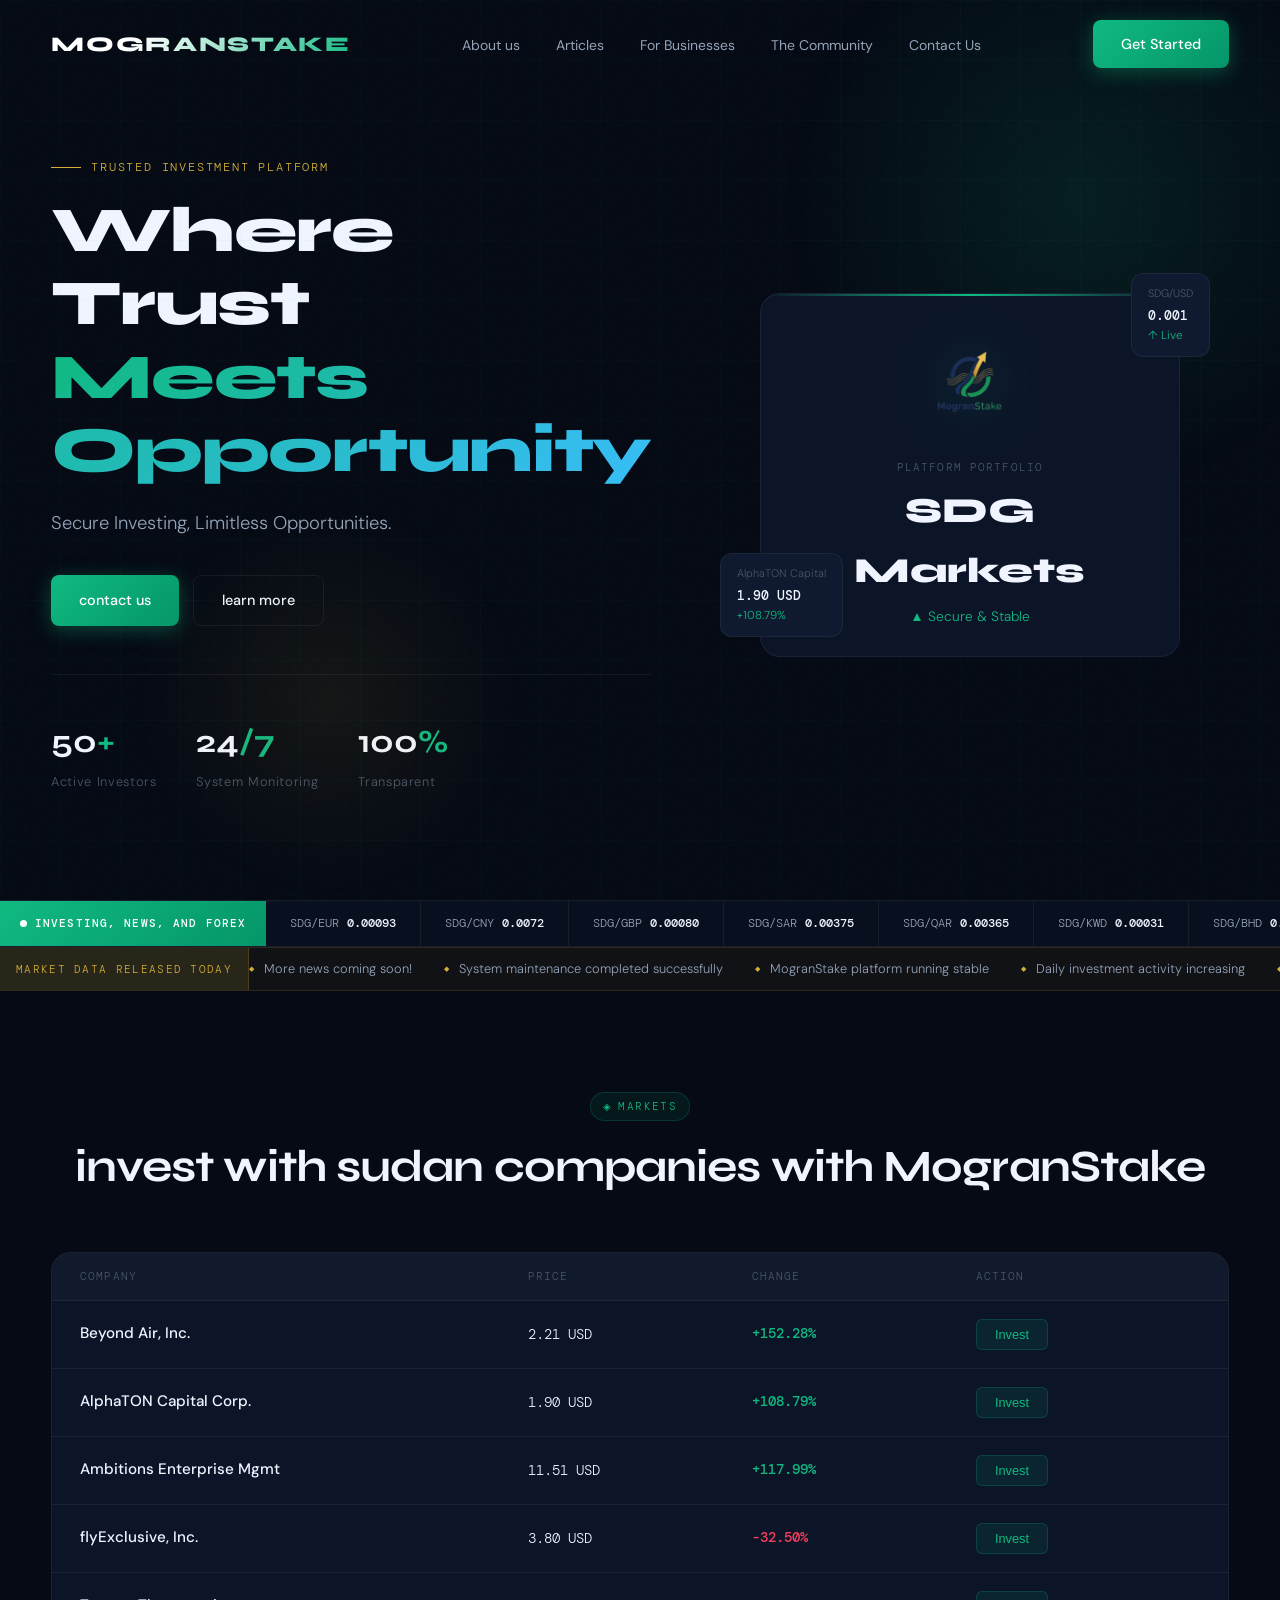
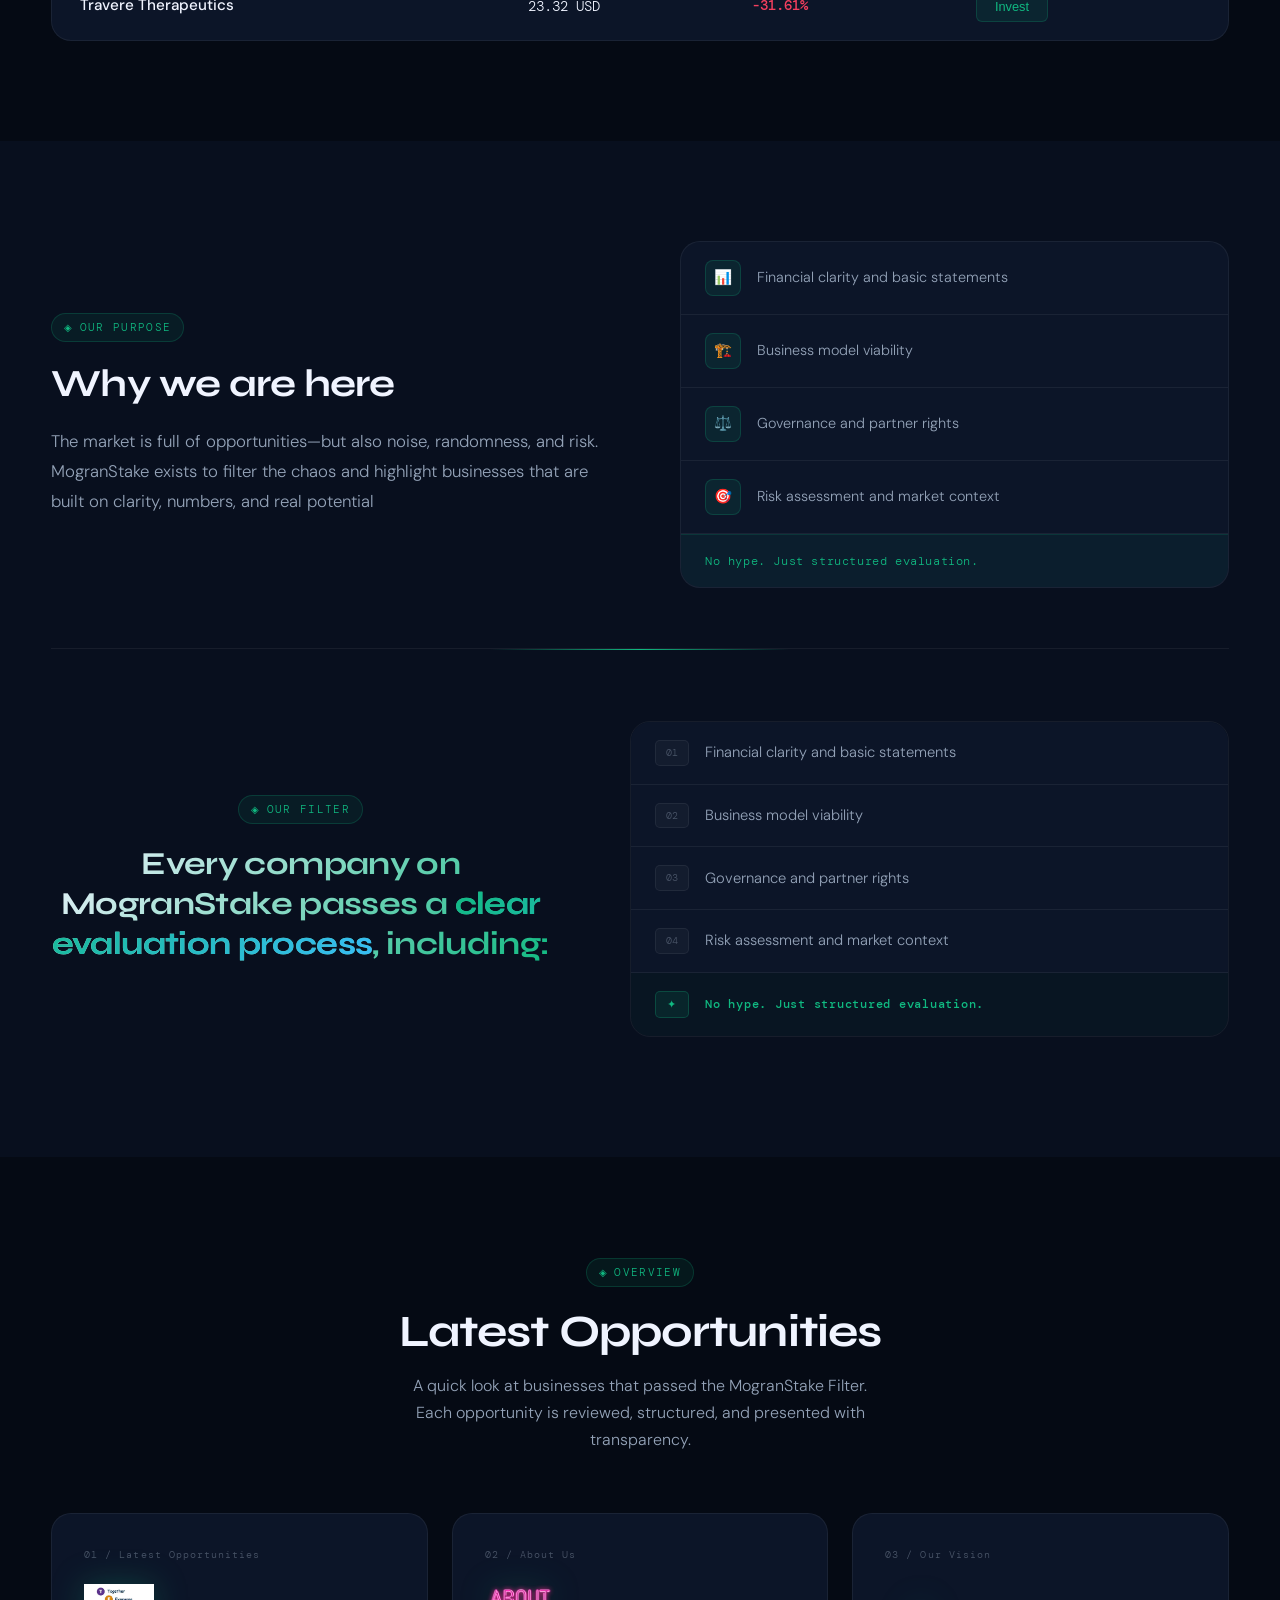
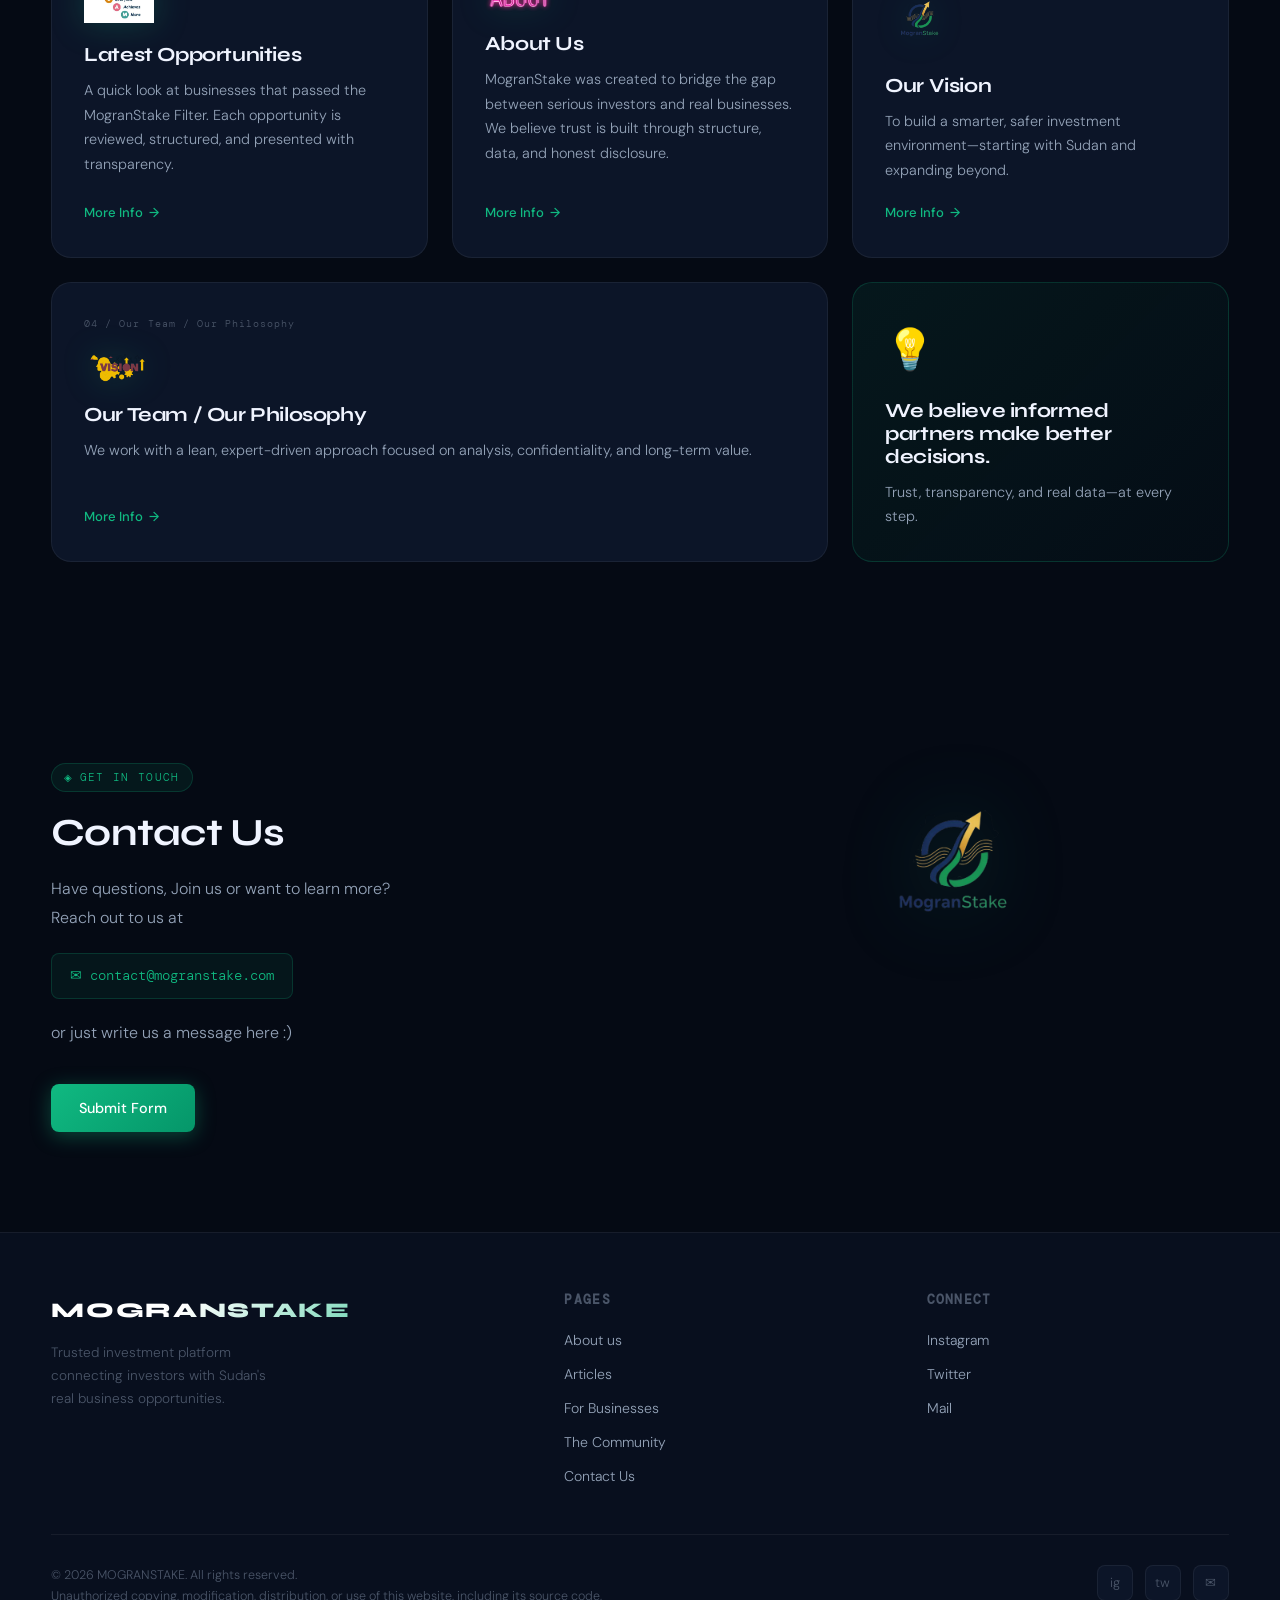
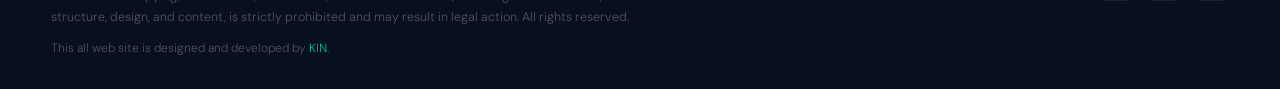
<file: index.html>
<!DOCTYPE html>
<html lang="en">
<head>
  <meta charset="UTF-8" />
  <meta name="viewport" content="width=device-width, initial-scale=1.0" />
  <title>Trusted investment platform</title>
  <link rel="stylesheet" href="style.css" />
</head>
<body>

<!-- ── NAV ──────────────────────────────────────────────────── -->
<nav>
  <div class="container">
    <div class="nav-inner">
      <a href="index.html" class="nav-logo">MOGRANSTAKE</a>

      <ul class="nav-links">
        <li><a href="about.html">About us</a></li>
        <li><a href="article.html">Articles</a></li>
        <li><a href="bus.html">For Businesses</a></li>
        <li><a href="com.html">The Community</a></li>
        <li><a href="contactus.html">Contact Us</a></li>
      </ul>

      <div class="nav-cta">
        <a href="contactus.html" class="btn btn-primary">Get Started</a>
      </div>

      <div class="hamburger" aria-label="Menu">
        <span></span><span></span><span></span>
      </div>
    </div>

    <div class="mobile-menu">
      <a href="about.html">About us</a>
      <a href="article.html">Articles</a>
      <a href="bus.html">For Businesses</a>
      <a href="com.html">The Community</a>
      <a href="contactus.html">Contact Us</a>
    </div>
  </div>
</nav>

<!-- ── HERO ─────────────────────────────────────────────────── -->
<section class="hero">
  <div class="mesh-bg"></div>
  <div class="hero-glow-1"></div>
  <div class="hero-glow-2"></div>

  <div class="container">
    <div class="hero-inner">

      <!-- Left -->
      <div class="hero-left">
        <div class="hero-eyebrow">Trusted investment platform</div>
        <h1>
          Where Trust<br>
          <span class="line-2">Meets Opportunity</span>
        </h1>
        <p class="hero-sub">Secure Investing, Limitless Opportunities.</p>

        <div class="hero-actions">
          <a href="contactus.html" class="btn btn-primary">contact us</a>
          <a href="about.html"     class="btn btn-outline">learn more</a>
        </div>

        <div class="hero-stats">
          <div>
            <div class="hero-stat-num">50<span>+</span></div>
            <div class="hero-stat-label">Active Investors</div>
          </div>
          <div>
            <div class="hero-stat-num">24<span>/7</span></div>
            <div class="hero-stat-label">System Monitoring</div>
          </div>
          <div>
            <div class="hero-stat-num">100<span>%</span></div>
            <div class="hero-stat-label">Transparent</div>
          </div>
        </div>
      </div>

      <!-- Right visual -->
      <div class="hero-visual">
        <div class="hero-card-wrap">
          <div class="hero-main-card">
            <img
              src="IMG_3067 (1).png"
              alt="MogranStake"
              class="hero-img"
            />
            <div class="hero-card-label">Platform Portfolio</div>
            <div class="hero-card-value">SDG Markets</div>
            <div class="hero-card-change">▲ Secure &amp; Stable</div>
          </div>

          <div class="floating-badge badge-1">
            <div class="badge-label">SDG/USD</div>
            <div class="badge-val">0.001</div>
            <div class="badge-chg">↑ Live</div>
          </div>

          <div class="floating-badge badge-2">
            <div class="badge-label">AlphaTON Capital</div>
            <div class="badge-val">1.90 USD</div>
            <div class="badge-chg">+108.79%</div>
          </div>
        </div>
      </div>

    </div>
  </div>
</section>

<!-- ── TICKER ────────────────────────────────────────────────── -->
<div class="ticker-section">
  <div class="ticker-header">
    <div class="ticker-label">Investing, News, and Forex</div>
    <div class="ticker-track">
      <div class="ticker-inner">
        <div class="ticker-item"><span class="ticker-pair">SDG/EUR</span><span class="ticker-val">0.00093</span></div>
        <div class="ticker-item"><span class="ticker-pair">SDG/CNY</span><span class="ticker-val">0.0072</span></div>
        <div class="ticker-item"><span class="ticker-pair">SDG/GBP</span><span class="ticker-val">0.00080</span></div>
        <div class="ticker-item"><span class="ticker-pair">SDG/SAR</span><span class="ticker-val">0.00375</span></div>
        <div class="ticker-item"><span class="ticker-pair">SDG/QAR</span><span class="ticker-val">0.00365</span></div>
        <div class="ticker-item"><span class="ticker-pair">SDG/KWD</span><span class="ticker-val">0.00031</span></div>
        <div class="ticker-item"><span class="ticker-pair">SDG/BHD</span><span class="ticker-val">0.00038</span></div>
        <div class="ticker-item"><span class="ticker-pair">SDG/JPY</span><span class="ticker-val">0.15</span></div>
        <div class="ticker-item"><span class="ticker-pair">SDG/TRY</span><span class="ticker-val">0.032</span></div>
        <div class="ticker-item"><span class="ticker-pair">SDG/INR</span><span class="ticker-val">0.083</span></div>
        <div class="ticker-item"><span class="ticker-pair">SDG/RUB</span><span class="ticker-val">0.095</span></div>
        <div class="ticker-item"><span class="ticker-pair">SDG/CHF</span><span class="ticker-val">0.00090</span></div>
        <div class="ticker-item"><span class="ticker-pair">SDG/CAD</span><span class="ticker-val">0.00135</span></div>
        <div class="ticker-item"><span class="ticker-pair">SDG/AUD</span><span class="ticker-val">0.00148</span></div>
        <div class="ticker-item"><span class="ticker-pair">SDG/SGD</span><span class="ticker-val">0.00134</span></div>
        <div class="ticker-item"><span class="ticker-pair">SDG/ZAR</span><span class="ticker-val">0.018</span></div>
        <div class="ticker-item"><span class="ticker-pair">SDG/ETB</span><span class="ticker-val">0.058</span></div>
        <div class="ticker-item"><span class="ticker-pair">SDG/KES</span><span class="ticker-val">0.14</span></div>
        <div class="ticker-item"><span class="ticker-pair">SDG/NGN</span><span class="ticker-val">0.89</span></div>
        <div class="ticker-item"><span class="ticker-pair">SDG/MAD</span><span class="ticker-val">0.010</span></div>
      </div>
    </div>
  </div>
</div>

<!-- ── NEWS BAR ──────────────────────────────────────────────── -->
<div class="news-bar">
  <div class="news-label">MARKET DATA RELEASED TODAY</div>
  <div class="news-scroll">
    <div class="news-inner">
      <span class="news-item">More news coming soon!</span>
      <span class="news-item">System maintenance completed successfully</span>
      <span class="news-item">MogranStake platform running stable</span>
      <span class="news-item">Daily investment activity increasing</span>
      <span class="news-item">New partnership announced by MogranStake</span>
      <span class="news-item">Over 50 users invested in MogranStake today</span>
      <span class="news-item">Security systems updated on MogranStake</span>
      <span class="news-item">Community growth continues on MogranStake</span>
      <span class="news-item">Investor confidence rising this week</span>
      <span class="news-item">Withdrawal requests processed successfully</span>
      <span class="news-item">New features coming soon to MogranStake</span>
      <span class="news-item">Investment activity strong today</span>
      <span class="news-item">MogranStake expanding its global community</span>
      <span class="news-item">Platform performance optimized</span>
      <span class="news-item">More users joining MogranStake daily</span>
      <span class="news-item">Thank you for trusting MogranStake</span>
      <span class="news-item">New investment opportunities available</span>
      <span class="news-item">System monitoring active 24/7</span>
      <span class="news-item">MogranStake development team working on updates</span>
      <span class="news-item">New investors joined MogranStake today</span>
    </div>
  </div>
</div>

<!-- ── INVEST TABLE ──────────────────────────────────────────── -->
<section class="invest-section">
  <div class="container">
    <div class="section-header fade-up">
      <div class="tag">Markets</div>
      <h2>invest with sudan companies with MogranStake</h2>
    </div>

    <div class="invest-table fade-up">
      <div class="invest-table-head">
        <div>Company</div>
        <div>Price</div>
        <div>Change</div>
        <div class="col-btn">Action</div>
      </div>

      <div class="invest-row">
        <div class="invest-company">Beyond Air, Inc.</div>
        <div class="invest-price">2.21 USD</div>
        <div class="invest-change pos">+152.28%</div>
        <div class="col-btn"><button class="invest-btn">Invest</button></div>
      </div>

      <div class="invest-row">
        <div class="invest-company">AlphaTON Capital Corp.</div>
        <div class="invest-price">1.90 USD</div>
        <div class="invest-change pos">+108.79%</div>
        <div class="col-btn"><button class="invest-btn">Invest</button></div>
      </div>

      <div class="invest-row">
        <div class="invest-company">Ambitions Enterprise Mgmt</div>
        <div class="invest-price">11.51 USD</div>
        <div class="invest-change pos">+117.99%</div>
        <div class="col-btn"><button class="invest-btn">Invest</button></div>
      </div>

      <div class="invest-row">
        <div class="invest-company">flyExclusive, Inc.</div>
        <div class="invest-price">3.80 USD</div>
        <div class="invest-change neg">-32.50%</div>
        <div class="col-btn"><button class="invest-btn">Invest</button></div>
      </div>

      <div class="invest-row">
        <div class="invest-company">Travere Therapeutics</div>
        <div class="invest-price">23.32 USD</div>
        <div class="invest-change neg">-31.61%</div>
        <div class="col-btn"><button class="invest-btn">Invest</button></div>
      </div>
    </div>
  </div>
</section>

<!-- ── MODAL ──────────────────────────────────────────────────── -->
<div class="modal-overlay" id="investModal">
  <div class="modal-box">
    <div class="modal-icon">⏳</div>
    <h3>coming soon!</h3>
    <p>Invest with sudan companies coming soon!</p>
    <button class="btn btn-gold" id="modalClose">OK</button>
  </div>
</div>

<!-- ── WHY SECTION ──────────────────────────────────────────── -->
<section class="why-section">
  <div class="container">
    <div class="why-inner">
      <div class="why-text fade-up">
        <div class="tag">Our Purpose</div>
        <h2>Why we are here</h2>
        <p>
          The market is full of opportunities—but also noise, randomness, and risk.
          MogranStake exists to filter the chaos and highlight businesses that are
          built on clarity, numbers, and real potential
        </p>
      </div>

      <div class="eval-list fade-up">
        <div class="eval-item">
          <div class="eval-icon">📊</div>
          <span class="eval-text">Financial clarity and basic statements</span>
        </div>
        <div class="eval-item">
          <div class="eval-icon">🏗️</div>
          <span class="eval-text">Business model viability</span>
        </div>
        <div class="eval-item">
          <div class="eval-icon">⚖️</div>
          <span class="eval-text">Governance and partner rights</span>
        </div>
        <div class="eval-item">
          <div class="eval-icon">🎯</div>
          <span class="eval-text">Risk assessment and market context</span>
        </div>
        <div class="eval-footer">No hype. Just structured evaluation.</div>
      </div>
    </div>

    <div class="informed-section eval-process-section fade-up">
      <div class="eval-process-inner">
        <div class="eval-process-left">
          <div class="tag">Our Filter</div>
          <h2>Every company on MogranStake passes a <em>clear evaluation process</em>, including:</h2>
        </div>
        <div class="eval-process-right">
          <ul class="lastul">
            <li>Financial clarity and basic statements</li>
            <li>Business model viability</li>
            <li>Governance and partner rights</li>
            <li>Risk assessment and market context</li>
            <li>No hype. Just structured evaluation.</li>
          </ul>
        </div>
      </div>
    </div>
  </div>
</section>

<!-- ── CARDS: Latest / About / Vision / Team ────────────────── -->
<section class="cards-section">
  <div class="container">
    <div class="section-header fade-up">
      <div class="tag">Overview</div>
      <h2>Latest Opportunities</h2>
      <p>A quick look at businesses that passed the MogranStake Filter.<br>
      Each opportunity is reviewed, structured, and presented with transparency.</p>
    </div>

    <div class="cards-grid">
      <div class="info-card fade-up">
        <div class="card-num">01 / Latest Opportunities</div>
        <img src="OIP.webp" alt="Opportunities" class="card-img" />
        <h3>Latest Opportunities</h3>
        <p>A quick look at businesses that passed the MogranStake Filter.
        Each opportunity is reviewed, structured, and presented with transparency.</p>
        <a href="com.html" class="card-link">More Info</a>
      </div>

      <div class="info-card fade-up">
        <div class="card-num">02 / About Us</div>
        <img src="dragonfly-about.png" alt="About" class="card-img" />
        <h3>About Us</h3>
        <p>MogranStake was created to bridge the gap between serious investors
        and real businesses. We believe trust is built through structure,
        data, and honest disclosure.</p>
        <a href="about.html" class="card-link">More Info</a>
      </div>

      <div class="info-card fade-up">
        <div class="card-num">03 / Our Vision</div>
        <img src="IMG_3067 (1).png" alt="Vision" class="card-img" />
        <h3>Our Vision</h3>
        <p>To build a smarter, safer investment environment—starting with Sudan
        and expanding beyond.</p>
        <a href="about.html" class="card-link">More Info</a>
      </div>

      <div class="info-card fade-up" style="grid-column: span 2;">
        <div class="card-num">04 / Our Team / Our Philosophy</div>
        <img src="vision.png" alt="Team" class="card-img" />
        <h3>Our Team / Our Philosophy</h3>
        <p>We work with a lean, expert-driven approach focused on analysis,
        confidentiality, and long-term value.</p>
        <a href="about.html" class="card-link">More Info</a>
      </div>

      <div class="info-card fade-up" style="background: linear-gradient(135deg, rgba(16,185,129,0.08), rgba(16,185,129,0.02)); border-color: rgba(16,185,129,0.2);">
        <div style="font-size:2.5rem; margin-bottom:16px;">💡</div>
        <h3>We believe informed partners make better decisions.</h3>
        <p style="color: var(--text-2);">Trust, transparency, and real data—at every step.</p>
      </div>
    </div>
  </div>
</section>

<!-- ── CONTACT PREVIEW ───────────────────────────────────────── -->
<section class="contact-section">
  <div class="container">
    <div class="contact-inner">
      <div class="contact-info fade-up">
        <div class="tag">Get in Touch</div>
        <h2>Contact Us</h2>
        <p>Have questions, Join us or want to learn more?<br>
        Reach out to us at</p>
        <div class="contact-email">✉ contact@mogranstake.com</div>
        <p style="margin-top:20px;">or just write us a message here :)</p>
        <a href="contactus.html" class="btn btn-primary" style="margin-top:24px;">Submit Form</a>
      </div>
      <div class="contact-img-wrap">
        <img
          src="IMG_3067 (1).png"
          alt="MogranStake"
          class="contact-img"
        />
      </div>
    </div>
  </div>
</section>

<!-- ── FOOTER ─────────────────────────────────────────────────── -->
<footer>
  <div class="container">
    <div class="footer-inner">
      <div class="footer-brand">
        <div class="nav-logo">MOGRANSTAKE</div>
        <p>Trusted investment platform connecting investors with Sudan's real business opportunities.</p>
      </div>
      <div class="footer-col">
        <h4>Pages</h4>
        <a href="about.html">About us</a>
        <a href="article.html">Articles</a>
        <a href="bus.html">For Businesses</a>
        <a href="com.html">The Community</a>
        <a href="contactus.html">Contact Us</a>
      </div>
      <div class="footer-col">
        <h4>Connect</h4>
        <a href="https://www.instagram.com/mogranstk/">Instagram</a>
        <a href="hamd.html">Twitter</a>
        <a href="mailto:contact@mogranstake.com">Mail</a>
      </div>
    </div>

    <div class="footer-bottom">
      <div>
        <p class="footer-copy">
          © 2026 MOGRANSTAKE. All rights reserved.<br>
          Unauthorized copying, modification, distribution, or use of this website, including its source
          code, structure, design, and content, is strictly prohibited and may result in legal action. All rights reserved.
        </p>
        <p class="footer-credit">
          This all web site is designed and developed by
          <a href="https://ayman-pys.github.io/mogranstake/ayman-pys.github.io/KINPROFILE">KIN</a>.
        </p>
      </div>
      <div class="footer-socials">
        <a href="https://www.instagram.com/mogranstk/" class="social-btn">ig</a>
        <a href="hamd.html" class="social-btn">tw</a>
        <a href="mailto:contact@mogranstake.com" class="social-btn">✉</a>
      </div>
    </div>
  </div>
</footer>

<script src="main.js"></script>
</body>
</html>
</file>
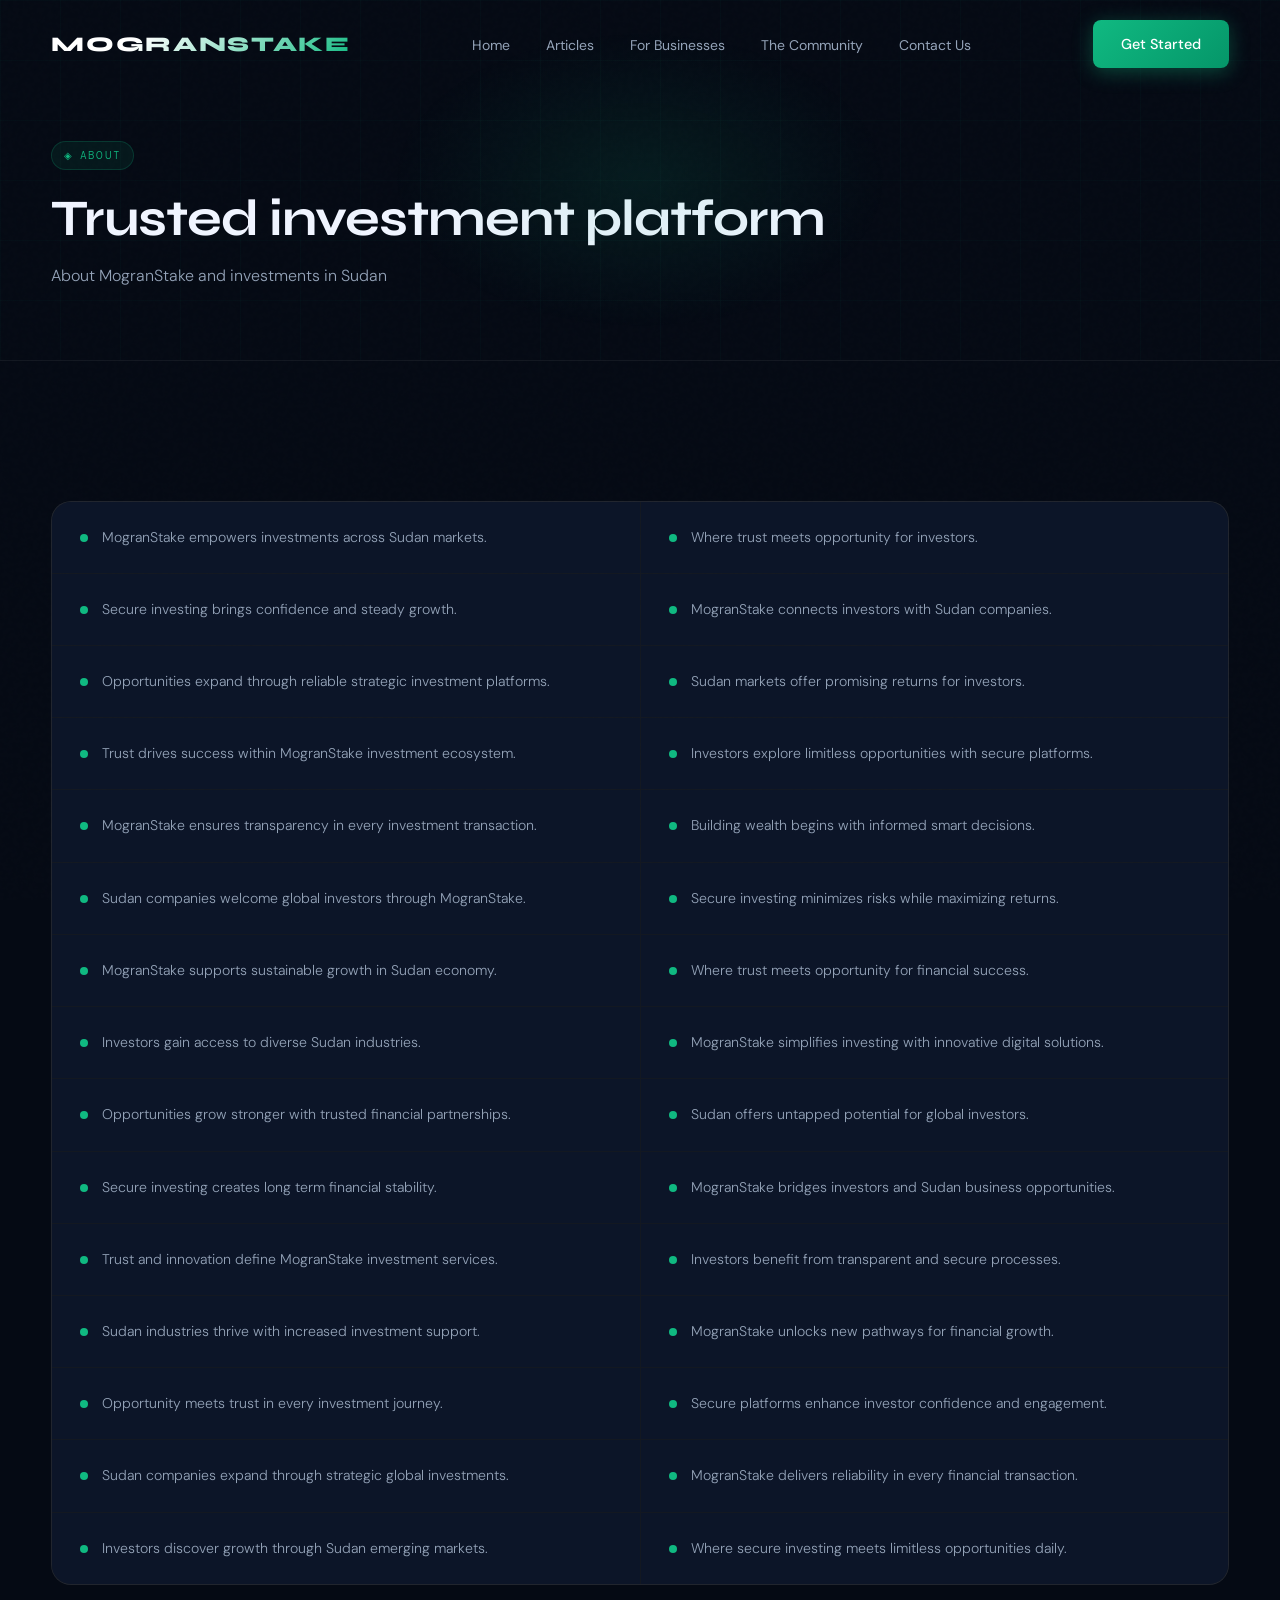
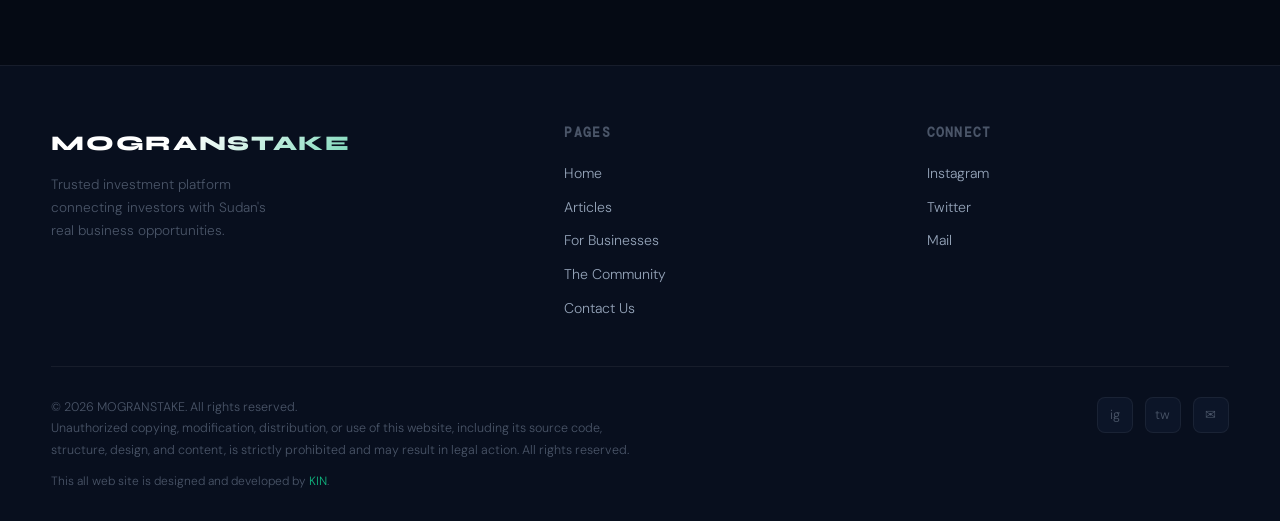
<file: about.html>
<!DOCTYPE html>
<html lang="en">
<head>
  <meta charset="UTF-8" />
  <meta name="viewport" content="width=device-width, initial-scale=1.0" />
  <title>Trusted investment platform</title>
  <link rel="stylesheet" href="style.css" />
</head>
<body>

<nav>
  <div class="container">
    <div class="nav-inner">
      <a href="index.html" class="nav-logo">MOGRANSTAKE</a>
      <ul class="nav-links">
        <li><a href="index.html">Home</a></li>
        <li><a href="article.html">Articles</a></li>
        <li><a href="bus.html">For Businesses</a></li>
        <li><a href="com.html">The Community</a></li>
        <li><a href="contactus.html">Contact Us</a></li>
      </ul>
      <div class="nav-cta">
        <a href="contactus.html" class="btn btn-primary">Get Started</a>
      </div>
      <div class="hamburger"><span></span><span></span><span></span></div>
    </div>
    <div class="mobile-menu">
      <a href="index.html">Home</a>
      <a href="article.html">Articles</a>
      <a href="bus.html">For Businesses</a>
      <a href="com.html">The Community</a>
      <a href="contactus.html">Contact Us</a>
    </div>
  </div>
</nav>

<section class="page-hero">
  <div class="mesh-bg"></div>
  <div class="page-hero-glow"></div>
  <div class="container">
    <div class="tag">About</div>
    <h1>Trusted investment platform</h1>
    <p>About MogranStake and investments in Sudan</p>
  </div>
</section>

<section style="padding: 80px 0;">
  <div class="container">
    <div class="about-grid">
      <div class="about-item fade-up"><div class="about-dot"></div><p>MogranStake empowers investments across Sudan markets.</p></div>
      <div class="about-item fade-up"><div class="about-dot"></div><p>Where trust meets opportunity for investors.</p></div>
      <div class="about-item fade-up"><div class="about-dot"></div><p>Secure investing brings confidence and steady growth.</p></div>
      <div class="about-item fade-up"><div class="about-dot"></div><p>MogranStake connects investors with Sudan companies.</p></div>
      <div class="about-item fade-up"><div class="about-dot"></div><p>Opportunities expand through reliable strategic investment platforms.</p></div>
      <div class="about-item fade-up"><div class="about-dot"></div><p>Sudan markets offer promising returns for investors.</p></div>
      <div class="about-item fade-up"><div class="about-dot"></div><p>Trust drives success within MogranStake investment ecosystem.</p></div>
      <div class="about-item fade-up"><div class="about-dot"></div><p>Investors explore limitless opportunities with secure platforms.</p></div>
      <div class="about-item fade-up"><div class="about-dot"></div><p>MogranStake ensures transparency in every investment transaction.</p></div>
      <div class="about-item fade-up"><div class="about-dot"></div><p>Building wealth begins with informed smart decisions.</p></div>
      <div class="about-item fade-up"><div class="about-dot"></div><p>Sudan companies welcome global investors through MogranStake.</p></div>
      <div class="about-item fade-up"><div class="about-dot"></div><p>Secure investing minimizes risks while maximizing returns.</p></div>
      <div class="about-item fade-up"><div class="about-dot"></div><p>MogranStake supports sustainable growth in Sudan economy.</p></div>
      <div class="about-item fade-up"><div class="about-dot"></div><p>Where trust meets opportunity for financial success.</p></div>
      <div class="about-item fade-up"><div class="about-dot"></div><p>Investors gain access to diverse Sudan industries.</p></div>
      <div class="about-item fade-up"><div class="about-dot"></div><p>MogranStake simplifies investing with innovative digital solutions.</p></div>
      <div class="about-item fade-up"><div class="about-dot"></div><p>Opportunities grow stronger with trusted financial partnerships.</p></div>
      <div class="about-item fade-up"><div class="about-dot"></div><p>Sudan offers untapped potential for global investors.</p></div>
      <div class="about-item fade-up"><div class="about-dot"></div><p>Secure investing creates long term financial stability.</p></div>
      <div class="about-item fade-up"><div class="about-dot"></div><p>MogranStake bridges investors and Sudan business opportunities.</p></div>
      <div class="about-item fade-up"><div class="about-dot"></div><p>Trust and innovation define MogranStake investment services.</p></div>
      <div class="about-item fade-up"><div class="about-dot"></div><p>Investors benefit from transparent and secure processes.</p></div>
      <div class="about-item fade-up"><div class="about-dot"></div><p>Sudan industries thrive with increased investment support.</p></div>
      <div class="about-item fade-up"><div class="about-dot"></div><p>MogranStake unlocks new pathways for financial growth.</p></div>
      <div class="about-item fade-up"><div class="about-dot"></div><p>Opportunity meets trust in every investment journey.</p></div>
      <div class="about-item fade-up"><div class="about-dot"></div><p>Secure platforms enhance investor confidence and engagement.</p></div>
      <div class="about-item fade-up"><div class="about-dot"></div><p>Sudan companies expand through strategic global investments.</p></div>
      <div class="about-item fade-up"><div class="about-dot"></div><p>MogranStake delivers reliability in every financial transaction.</p></div>
      <div class="about-item fade-up"><div class="about-dot"></div><p>Investors discover growth through Sudan emerging markets.</p></div>
      <div class="about-item fade-up"><div class="about-dot"></div><p>Where secure investing meets limitless opportunities daily.</p></div>
    </div>
  </div>
</section>

<footer>
  <div class="container">
    <div class="footer-inner">
      <div class="footer-brand">
        <div class="nav-logo">MOGRANSTAKE</div>
        <p>Trusted investment platform connecting investors with Sudan's real business opportunities.</p>
      </div>
      <div class="footer-col">
        <h4>Pages</h4>
        <a href="index.html">Home</a>
        <a href="article.html">Articles</a>
        <a href="bus.html">For Businesses</a>
        <a href="com.html">The Community</a>
        <a href="contactus.html">Contact Us</a>
      </div>
      <div class="footer-col">
        <h4>Connect</h4>
        <a href="https://www.instagram.com/mogranstk/">Instagram</a>
        <a href="hamd.html">Twitter</a>
        <a href="mailto:contact@mogranstake.com">Mail</a>
      </div>
    </div>
    <div class="footer-bottom">
      <div>
        <p class="footer-copy">
          © 2026 MOGRANSTAKE. All rights reserved.<br>
          Unauthorized copying, modification, distribution, or use of this website, including its source code, structure, design, and content, is strictly prohibited and may result in legal action. All rights reserved.
        </p>
        <p class="footer-credit">This all web site is designed and developed by <a href="https://ayman-pys.github.io/mogranstake/ayman-pys.github.io/KINPROFILE">KIN</a>.</p>
      </div>
      <div class="footer-socials">
        <a href="https://www.instagram.com/mogranstk/" class="social-btn">ig</a>
        <a href="hamd.html" class="social-btn">tw</a>
        <a href="mailto:contact@mogranstake.com" class="social-btn">✉</a>
      </div>
    </div>
  </div>
</footer>

<script src="main.js"></script>
</body>
</html>
</file>
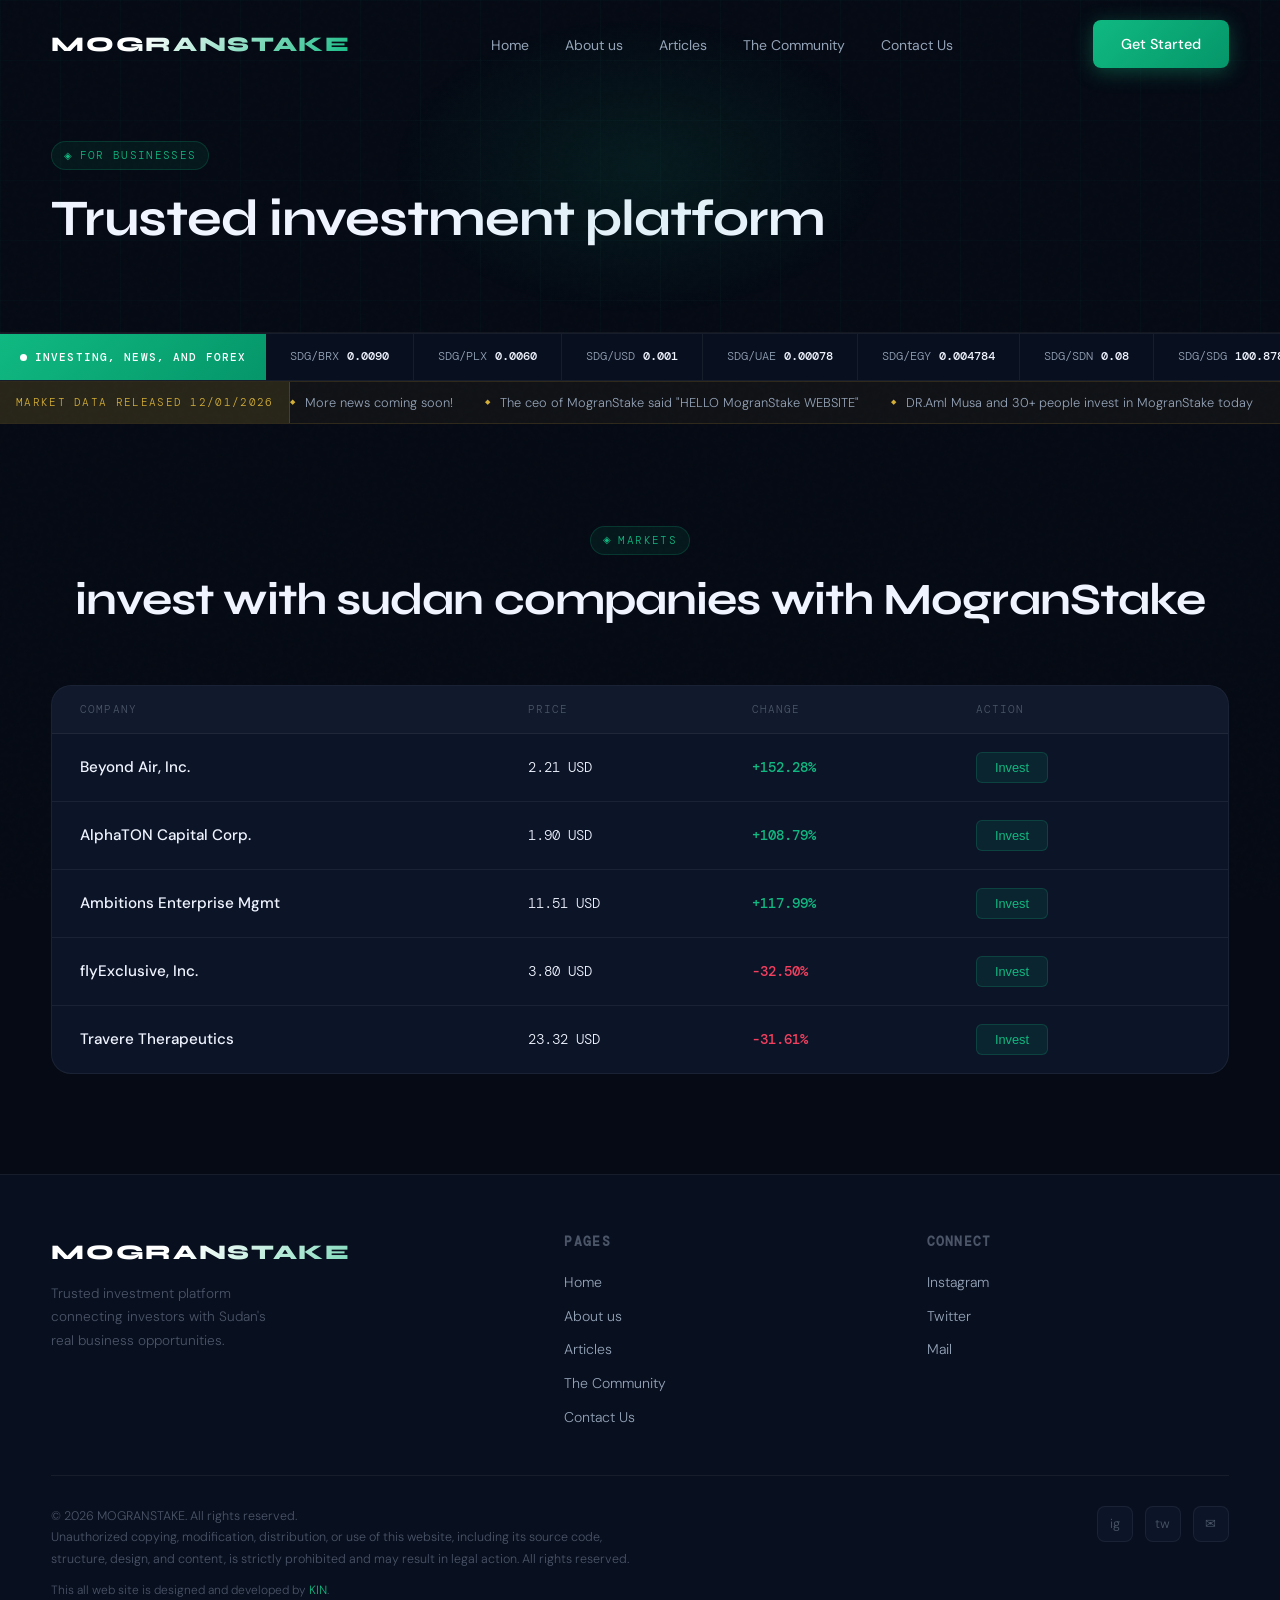
<file: bus.html>
<!DOCTYPE html>
<html lang="en">
<head>
  <meta charset="UTF-8" />
  <meta name="viewport" content="width=device-width, initial-scale=1.0" />
  <title>Trusted investment platform</title>
  <link rel="stylesheet" href="style.css" />
</head>
<body>

<nav>
  <div class="container">
    <div class="nav-inner">
      <a href="index.html" class="nav-logo">MOGRANSTAKE</a>
      <ul class="nav-links">
        <li><a href="index.html">Home</a></li>
        <li><a href="about.html">About us</a></li>
        <li><a href="article.html">Articles</a></li>
        <li><a href="com.html">The Community</a></li>
        <li><a href="contactus.html">Contact Us</a></li>
      </ul>
      <div class="nav-cta">
        <a href="contactus.html" class="btn btn-primary">Get Started</a>
      </div>
      <div class="hamburger"><span></span><span></span><span></span></div>
    </div>
    <div class="mobile-menu">
      <a href="index.html">Home</a>
      <a href="about.html">About us</a>
      <a href="article.html">Articles</a>
      <a href="com.html">The Community</a>
      <a href="contactus.html">Contact Us</a>
    </div>
  </div>
</nav>

<section class="page-hero">
  <div class="mesh-bg"></div>
  <div class="page-hero-glow"></div>
  <div class="container">
    <div class="tag">For Businesses</div>
    <h1>Trusted investment platform</h1>
  </div>
</section>

<!-- Ticker (bus page version) -->
<div class="ticker-section">
  <div class="ticker-header">
    <div class="ticker-label">Investing, News, and Forex</div>
    <div class="ticker-track">
      <div class="ticker-inner">
        <div class="ticker-item"><span class="ticker-pair">SDG/BRX</span><span class="ticker-val">0.0090</span></div>
        <div class="ticker-item"><span class="ticker-pair">SDG/PLX</span><span class="ticker-val">0.0060</span></div>
        <div class="ticker-item"><span class="ticker-pair">SDG/USD</span><span class="ticker-val">0.001</span></div>
        <div class="ticker-item"><span class="ticker-pair">SDG/UAE</span><span class="ticker-val">0.00078</span></div>
        <div class="ticker-item"><span class="ticker-pair">SDG/EGY</span><span class="ticker-val">0.004784</span></div>
        <div class="ticker-item"><span class="ticker-pair">SDG/SDN</span><span class="ticker-val">0.08</span></div>
        <div class="ticker-item"><span class="ticker-pair">SDG/SDG</span><span class="ticker-val">100.878</span></div>
        <div class="ticker-item"><span class="ticker-pair">SDG/OPP</span><span class="ticker-val">0.11258</span></div>
        <div class="ticker-item"><span class="ticker-pair">SDG/KJJ</span><span class="ticker-val">0.008</span></div>
      </div>
    </div>
  </div>
</div>

<div class="news-bar">
  <div class="news-label">MARKET DATA RELEASED 12/01/2026</div>
  <div class="news-scroll">
    <div class="news-inner">
      <span class="news-item">More news coming soon!</span>
      <span class="news-item">The ceo of MogranStake said "HELLO MogranStake WEBSITE"</span>
      <span class="news-item">DR.Aml Musa and 30+ people invest in MogranStake today</span>
      <span class="news-item">MARKET DATA RELEASED TODAY</span>
      <span class="news-item">ALBorhan said "MogranStake is more than platform"</span>
      <span class="news-item">More news coming soon!</span>
      <span class="news-item">09/01 Important Updates on SDG</span>
    </div>
  </div>
</div>

<!-- Invest table -->
<section class="invest-section">
  <div class="container">
    <div class="section-header fade-up">
      <div class="tag">Markets</div>
      <h2>invest with sudan companies with MogranStake</h2>
    </div>

    <div class="invest-table fade-up">
      <div class="invest-table-head">
        <div>Company</div>
        <div>Price</div>
        <div>Change</div>
        <div class="col-btn">Action</div>
      </div>
      <div class="invest-row">
        <div class="invest-company">Beyond Air, Inc.</div>
        <div class="invest-price">2.21 USD</div>
        <div class="invest-change pos">+152.28%</div>
        <div class="col-btn"><button class="invest-btn">Invest</button></div>
      </div>
      <div class="invest-row">
        <div class="invest-company">AlphaTON Capital Corp.</div>
        <div class="invest-price">1.90 USD</div>
        <div class="invest-change pos">+108.79%</div>
        <div class="col-btn"><button class="invest-btn">Invest</button></div>
      </div>
      <div class="invest-row">
        <div class="invest-company">Ambitions Enterprise Mgmt</div>
        <div class="invest-price">11.51 USD</div>
        <div class="invest-change pos">+117.99%</div>
        <div class="col-btn"><button class="invest-btn">Invest</button></div>
      </div>
      <div class="invest-row">
        <div class="invest-company">flyExclusive, Inc.</div>
        <div class="invest-price">3.80 USD</div>
        <div class="invest-change neg">-32.50%</div>
        <div class="col-btn"><button class="invest-btn">Invest</button></div>
      </div>
      <div class="invest-row">
        <div class="invest-company">Travere Therapeutics</div>
        <div class="invest-price">23.32 USD</div>
        <div class="invest-change neg">-31.61%</div>
        <div class="col-btn"><button class="invest-btn">Invest</button></div>
      </div>
    </div>
  </div>
</section>

<div class="modal-overlay" id="investModal">
  <div class="modal-box">
    <div class="modal-icon">⏳</div>
    <h3>coming soon!</h3>
    <p>Invest with sudan companies coming soon!</p>
    <button class="btn btn-gold" id="modalClose">OK</button>
  </div>
</div>

	
<footer>
  <div class="container">
    <div class="footer-inner">
      <div class="footer-brand">
        <div class="nav-logo">MOGRANSTAKE</div>
        <p>Trusted investment platform connecting investors with Sudan's real business opportunities.</p>
      </div>
      <div class="footer-col">
        <h4>Pages</h4>
        <a href="index.html">Home</a>
        <a href="about.html">About us</a>
        <a href="article.html">Articles</a>
        <a href="com.html">The Community</a>
        <a href="contactus.html">Contact Us</a>
      </div>
      <div class="footer-col">
        <h4>Connect</h4>
        <a href="#">Instagram</a>
        <a href="#">Twitter</a>
        <a href="mailto:contact@mogranstake.com">Mail</a>
      </div>
    </div>
    <div class="footer-bottom">
      <div>
        <p class="footer-copy">© 2026 MOGRANSTAKE. All rights reserved.<br>Unauthorized copying, modification, distribution, or use of this website, including its source code, structure, design, and content, is strictly prohibited and may result in legal action. All rights reserved.</p>
        <p class="footer-credit">This all web site is designed and developed by <a href="https://ayman-pys.github.io/mogranstake/ayman-pys.github.io/KINPROFILE">KIN</a>.</p>
      </div>
      <div class="footer-socials">
        <a href="#" class="social-btn">ig</a>
        <a href="#" class="social-btn">tw</a>
        <a href="mailto:contact@mogranstake.com" class="social-btn">✉</a>
      </div>
    </div>
  </div>
</footer>

<script src="main.js"></script>
</body>
</html>
</file>
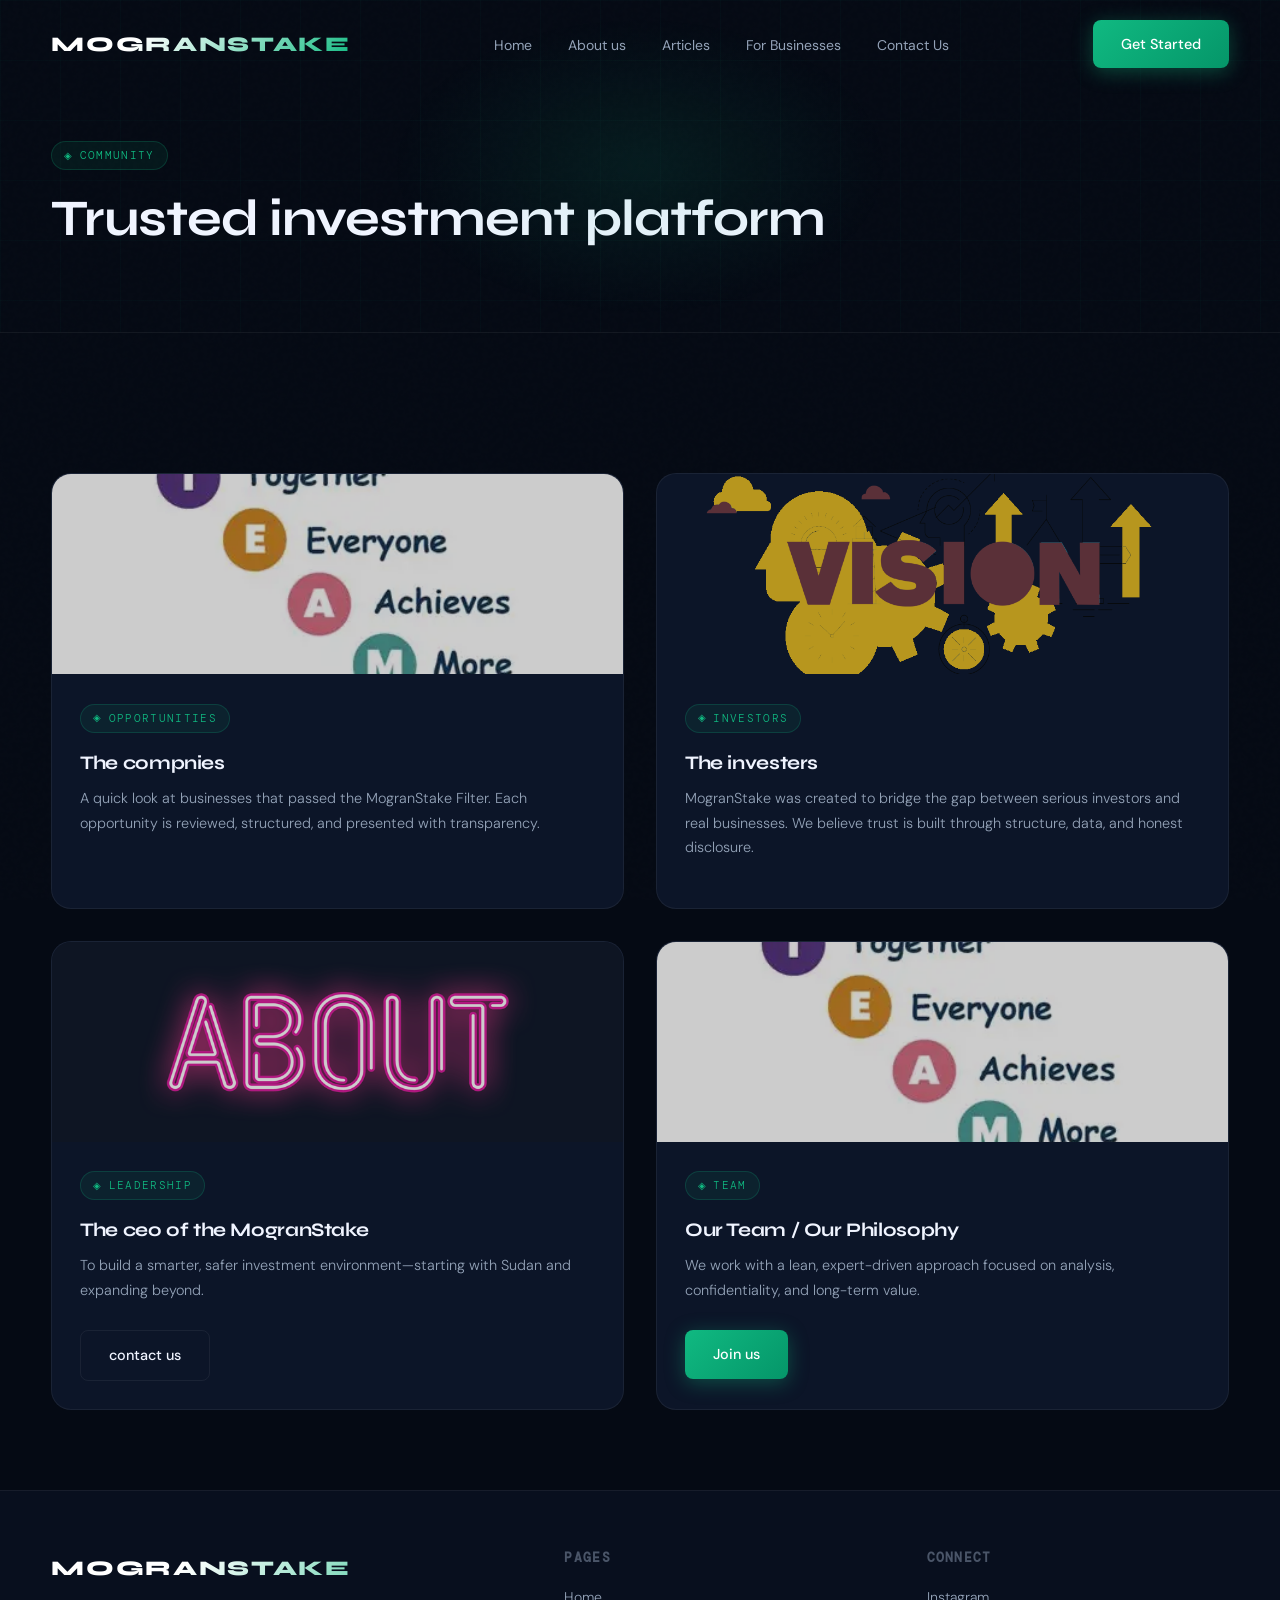
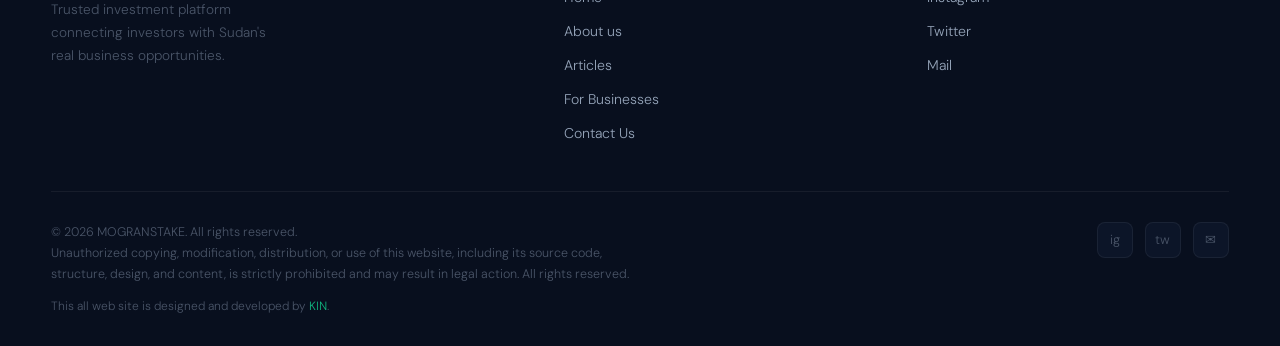
<file: com.html>
<!DOCTYPE html>
<html lang="en">
<head>
  <meta charset="UTF-8" />
  <meta name="viewport" content="width=device-width, initial-scale=1.0" />
  <title>Trusted investment platform</title>
  <link rel="stylesheet" href="style.css" />
</head>
<body>

<nav>
  <div class="container">
    <div class="nav-inner">
      <a href="index.html" class="nav-logo">MOGRANSTAKE</a>
      <ul class="nav-links">
        <li><a href="index.html">Home</a></li>
        <li><a href="about.html">About us</a></li>
        <li><a href="article.html">Articles</a></li>
        <li><a href="bus.html">For Businesses</a></li>
        <li><a href="contactus.html">Contact Us</a></li>
      </ul>
      <div class="nav-cta">
        <a href="contactus.html" class="btn btn-primary">Get Started</a>
      </div>
      <div class="hamburger"><span></span><span></span><span></span></div>
    </div>
    <div class="mobile-menu">
      <a href="index.html">Home</a>
      <a href="about.html">About us</a>
      <a href="article.html">Articles</a>
      <a href="bus.html">For Businesses</a>
      <a href="contactus.html">Contact Us</a>
    </div>
  </div>
</nav>

<section class="page-hero">
  <div class="mesh-bg"></div>
  <div class="page-hero-glow"></div>
  <div class="container">
    <div class="tag">Community</div>
    <h1>Trusted investment platform</h1>
  </div>
</section>

<section style="padding: 80px 0;">
  <div class="container">
    <div class="community-grid">

      <div class="community-card fade-up">
        <img src="OIP.webp" alt="The Companies" class="community-img" />
        <div class="community-body">
          <div class="tag">Opportunities</div>
          <h3>The compnies</h3>
          <p>A quick look at businesses that passed the MogranStake Filter.
          Each opportunity is reviewed, structured, and presented with transparency.</p>
        </div>
      </div>

      <div class="community-card fade-up">
        <img src="vision.png" alt="The Investors" class="community-img" />
        <div class="community-body">
          <div class="tag">Investors</div>
          <h3>The investers</h3>
          <p>MogranStake was created to bridge the gap between serious investors
          and real businesses. We believe trust is built through structure,
          data, and honest disclosure.</p>
        </div>
      </div>

      <div class="community-card fade-up" style="grid-column: 1;">
        <img src="dragonfly-about.png" alt="CEO" class="community-img" style="object-fit: contain; background: var(--bg-card-2); padding: 20px;" />
        <div class="community-body">
          <div class="tag">Leadership</div>
          <h3>The ceo of the MogranStake</h3>
          <p>To build a smarter, safer investment environment—starting with Sudan and expanding beyond.</p>
          <a href="contactus.html" class="btn btn-outline" style="margin-top: 8px;">contact us</a>
        </div>
      </div>

      <div class="community-card fade-up">
        <img src="OIP.webp" alt="Team" class="community-img" />
        <div class="community-body">
          <div class="tag">Team</div>
          <h3>Our Team / Our Philosophy</h3>
          <p>We work with a lean, expert-driven approach focused on analysis, confidentiality, and long-term value.</p>
          <a href="contactus.html" class="btn btn-primary" style="margin-top: 8px;">Join us</a>
        </div>
      </div>

    </div>
  </div>
</section>

<footer>
  <div class="container">
    <div class="footer-inner">
      <div class="footer-brand">
        <div class="nav-logo">MOGRANSTAKE</div>
        <p>Trusted investment platform connecting investors with Sudan's real business opportunities.</p>
      </div>
      <div class="footer-col">
        <h4>Pages</h4>
        <a href="index.html">Home</a>
        <a href="about.html">About us</a>
        <a href="article.html">Articles</a>
        <a href="bus.html">For Businesses</a>
        <a href="contactus.html">Contact Us</a>
      </div>
      <div class="footer-col">
        <h4>Connect</h4>
        <a href="#">Instagram</a>
        <a href="#">Twitter</a>
        <a href="mailto:contact@mogranstake.com">Mail</a>
      </div>
    </div>
    <div class="footer-bottom">
      <div>
        <p class="footer-copy">© 2026 MOGRANSTAKE. All rights reserved.<br>Unauthorized copying, modification, distribution, or use of this website, including its source code, structure, design, and content, is strictly prohibited and may result in legal action. All rights reserved.</p>
        <p class="footer-credit">This all web site is designed and developed by <a href="https://ayman-pys.github.io/mogranstake/ayman-pys.github.io/KINPROFILE">KIN</a>.</p>
      </div>
      <div class="footer-socials">
        <a href="#" class="social-btn">ig</a>
        <a href="#" class="social-btn">tw</a>
        <a href="mailto:contact@mogranstake.com" class="social-btn">✉</a>
      </div>
    </div>
  </div>
</footer>

<script src="main.js"></script>
</body>
</html>
</file>
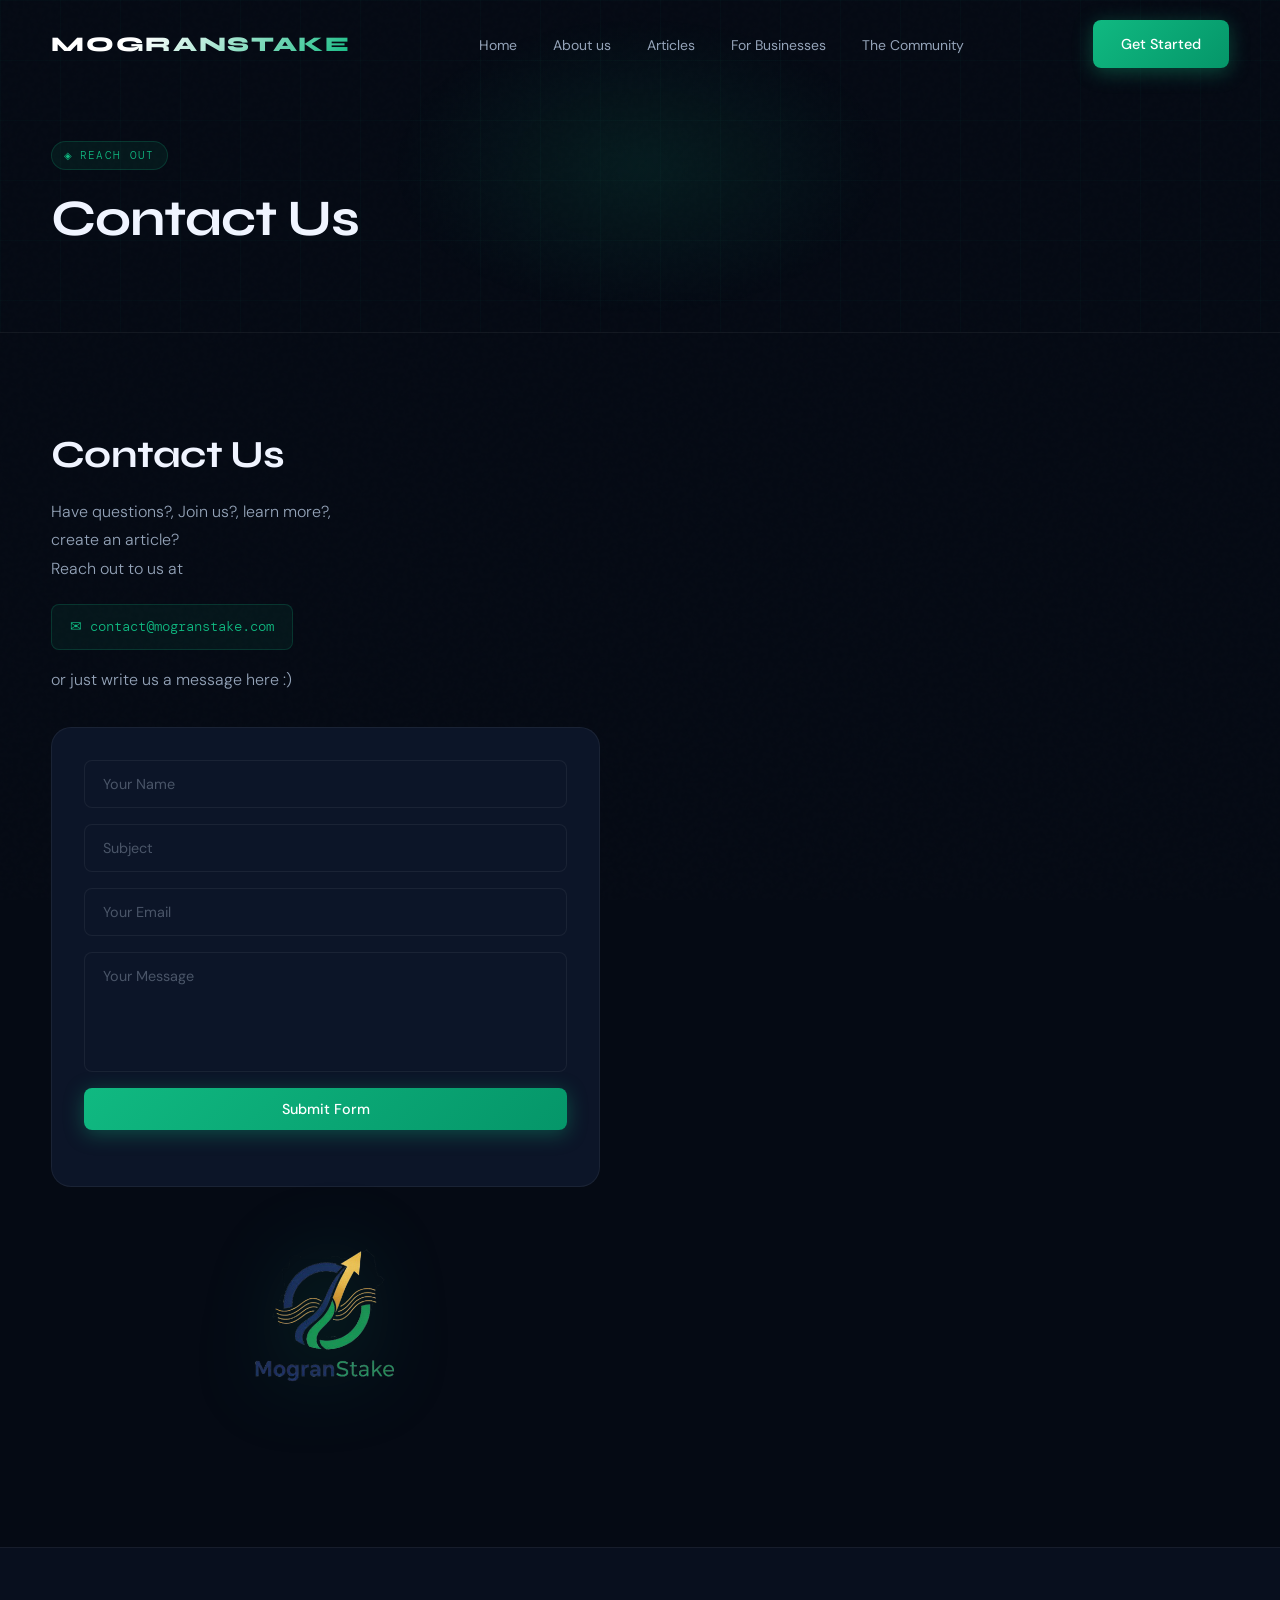
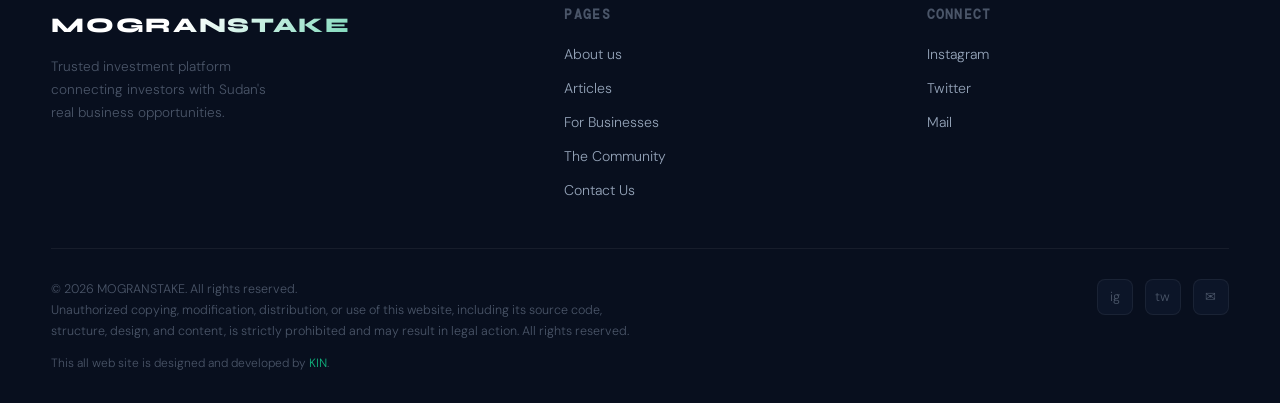
<file: contactus.html>
<!DOCTYPE html>
<html lang="en">
<head>
  <meta charset="UTF-8" />
  <meta name="viewport" content="width=device-width, initial-scale=1.0" />
  <title>Contact Us</title>
  <link rel="stylesheet" href="style.css" />
</head>
<body>

<nav>
  <div class="container">
    <div class="nav-inner">
      <a href="index.html" class="nav-logo">MOGRANSTAKE</a>
      <ul class="nav-links">
        <li><a href="index.html">Home</a></li>
        <li><a href="about.html">About us</a></li>
        <li><a href="article.html">Articles</a></li>
        <li><a href="bus.html">For Businesses</a></li>
        <li><a href="com.html">The Community</a></li>
      </ul>
      <div class="nav-cta">
        <a href="contactus.html" class="btn btn-primary">Get Started</a>
      </div>
      <div class="hamburger"><span></span><span></span><span></span></div>
    </div>
    <div class="mobile-menu">
      <a href="about.html">About us</a>
      <a href="article.html">Articles</a>
      <a href="bus.html">For Businesses</a>
      <a href="com.html">The Community</a>
      <a href="contactus.html">Contact Us</a>
    </div>
  </div>
</nav>

<section class="page-hero">
  <div class="mesh-bg"></div>
  <div class="page-hero-glow"></div>
  <div class="container">
    <div class="tag">Reach Out</div>
    <h1>Contact Us</h1>
  </div>
</section>

<section class="contact-section">
  <div class="container">
    <div class="contact-inner">

      <div class="contact-info fade-up">
        <h2>Contact Us</h2>
        <p>Have questions?, Join us?, learn more?,<br>
        create an article?<br>
        Reach out to us at</p>
        <div class="contact-email">✉ contact@mogranstake.com</div>
        <p style="margin-top:16px;">or just write us a message here :)</p>

      <form action="https://api.web3forms.com/submit" method="POST" style="margin-top:32px; background:var(--bg-card); border:1px solid var(--border); border-radius:var(--radius-lg); padding:32px;">
        <div class="form-group">
        <input
          type="hidden"
          name="access_key"
          value="ae0b9df9-c758-403a-9c93-e335e5fce0e4"
        />
        <input type="text"  class="form-field" name="name" placeholder="Your Name" required />
        <input type="text"  class="form-field" name="subject" placeholder="Subject" required />
        <input  class="form-field"
          type="email"
          name="email"
          placeholder="Your Email"
          required
        />
        <textarea
        class="form-field"
          placeholder="Your Message"
          name="message"
          rows="5"
          required
        ></textarea>
        <button type="submit" class="btn btn-primary" style="width:100%; justify-content:center;">Submit Form</button>
      </div>
      </form>


      <div class="contact-img-wrap fade-up">
        <img
          src="IMG_3067 (1).png"
          alt="MogranStake"
          class="contact-img"
          style="width: 260px;"
        />
      </div>

    </div>
  </div>
</section>

<footer>
  <div class="container">
    <div class="footer-inner">
      <div class="footer-brand">
        <div class="nav-logo">MOGRANSTAKE</div>
        <p>Trusted investment platform connecting investors with Sudan's real business opportunities.</p>
      </div>
      <div class="footer-col">
        <h4>Pages</h4>
        <a href="about.html">About us</a>
        <a href="article.html">Articles</a>
        <a href="bus.html">For Businesses</a>
        <a href="com.html">The Community</a>
        <a href="contactus.html">Contact Us</a>
      </div>
      <div class="footer-col">
        <h4>Connect</h4>
        <a href="https://www.instagram.com/mogranstk/">Instagram</a>
        <a href="hamd.html">Twitter</a>
        <a href="mailto:contact@mogranstake.com">Mail</a>
      </div>
    </div>
    <div class="footer-bottom">
      <div>
        <p class="footer-copy">© 2026 MOGRANSTAKE. All rights reserved.<br>Unauthorized copying, modification, distribution, or use of this website, including its source code, structure, design, and content, is strictly prohibited and may result in legal action. All rights reserved.</p>
        <p class="footer-credit">This all web site is designed and developed by <a href="https://ayman-pys.github.io/mogranstake/ayman-pys.github.io/KINPROFILE">KIN</a>.</p>
      </div>
      <div class="footer-socials">
        <a href="https://www.instagram.com/mogranstk/" class="social-btn">ig</a>
        <a href="hamd.html" class="social-btn">tw</a>
        <a href="mailto:contact@mogranstake.com" class="social-btn">✉</a>
      </div>
    </div>
  </div>
</footer>

<script src="main.js"></script>
</body>
</html>
</file>
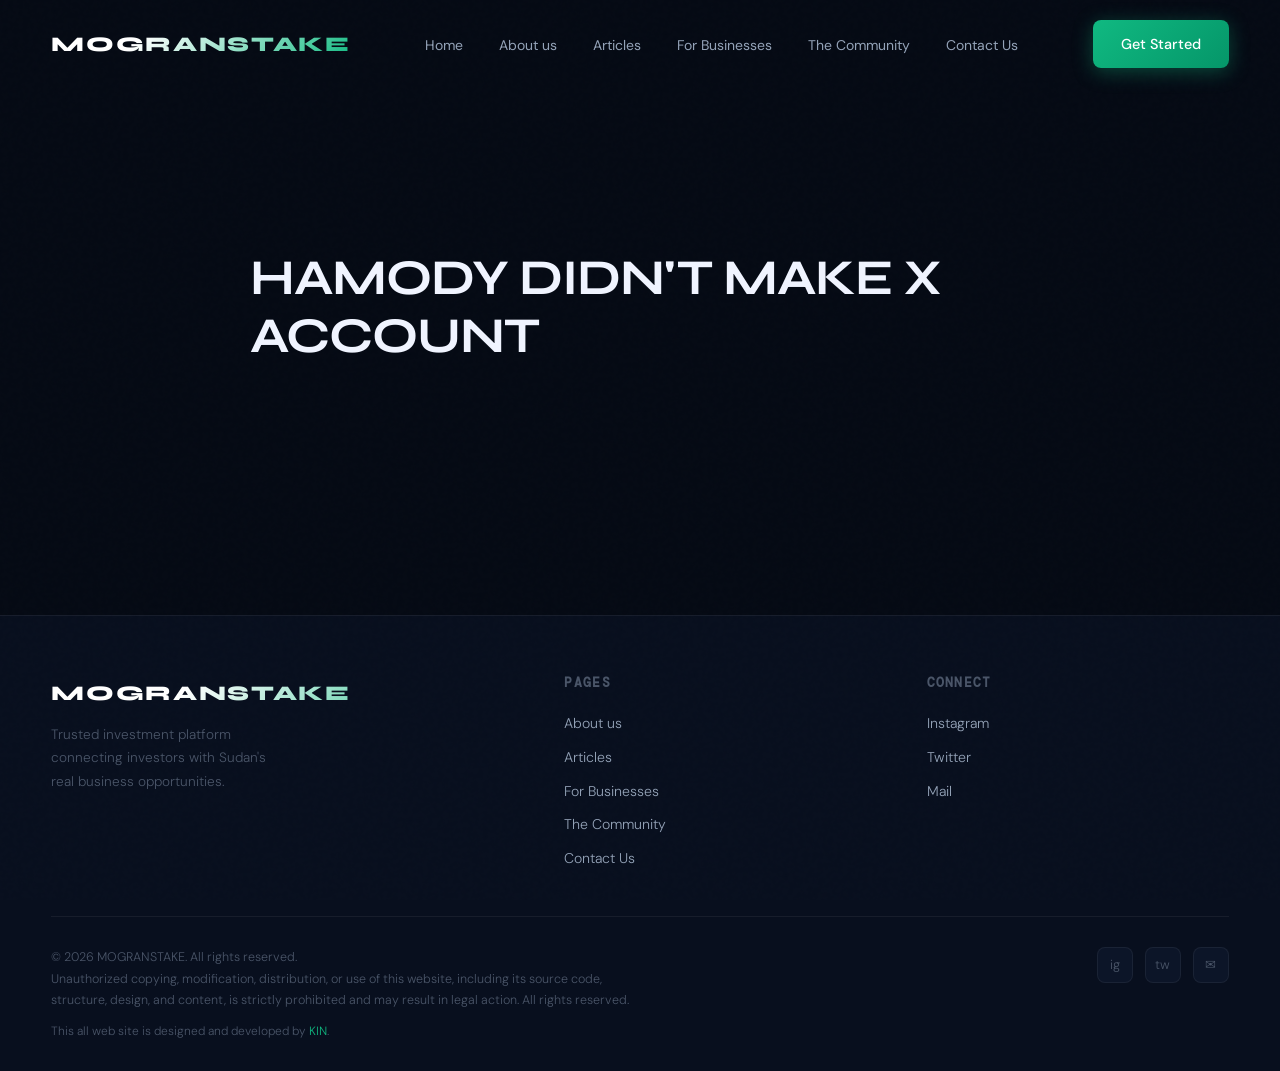
<file: hamd.html>
<!DOCTYPE html>
<html lang="en">
<head>
  <meta charset="UTF-8" />
  <meta name="viewport" content="width=device-width, initial-scale=1.0" />
  <title>Trusted investment platform</title>
  <link rel="stylesheet" href="style.css" />
</head>
<body>

<!-- ── NAV ──────────────────────────────────────────────────── -->
<nav>
  <div class="container">
    <div class="nav-inner">
      <a href="index.html" class="nav-logo">MOGRANSTAKE</a>

      <ul class="nav-links">
        <li><a href="index.html">Home</a></li>
        <li><a href="about.html">About us</a></li>
        <li><a href="article.html">Articles</a></li>
        <li><a href="bus.html">For Businesses</a></li>
        <li><a href="com.html">The Community</a></li>
        <li><a href="contactus.html">Contact Us</a></li>
      </ul>

      <div class="nav-cta">
        <a href="contactus.html" class="btn btn-primary">Get Started</a>
      </div>

      <div class="hamburger" aria-label="Menu">
        <span></span><span></span><span></span>
      </div>
    </div>

    <div class="mobile-menu">
    <li><a href="index.html">Home</a></li>
      <a href="about.html">About us</a>
      <a href="article.html">Articles</a>
      <a href="bus.html">For Businesses</a>
      <a href="com.html">The Community</a>
      <a href="contactus.html">Contact Us</a>
    </div>
  </div>
</nav>

   <h1 style="margin:250px; font-size:50px;">HAMODY DIDN'T MAKE X ACCOUNT</h1>

<!-- ── FOOTER ─────────────────────────────────────────────────── -->
<footer>
<div class="container">
  <div class="footer-inner">
    <div class="footer-brand">
      <div class="nav-logo">MOGRANSTAKE</div>
      <p>Trusted investment platform connecting investors with Sudan's real business opportunities.</p>
    </div>
    <div class="footer-col">
      <h4>Pages</h4>
      <a href="about.html">About us</a>
      <a href="article.html">Articles</a>
      <a href="bus.html">For Businesses</a>
      <a href="com.html">The Community</a>
      <a href="contactus.html">Contact Us</a>
    </div>
    <div class="footer-col">
      <h4>Connect</h4>
      <a href="https://www.instagram.com/mogranstk/">Instagram</a>
      <a href="hamd.html">Twitter</a>
      <a href="mailto:contact@mogranstake.com">Mail</a>
    </div>
  </div>

  <div class="footer-bottom">
    <div>
      <p class="footer-copy">
        © 2026 MOGRANSTAKE. All rights reserved.<br>
        Unauthorized copying, modification, distribution, or use of this website, including its source
        code, structure, design, and content, is strictly prohibited and may result in legal action. All rights reserved.
      </p>
      <p class="footer-credit">
        This all web site is designed and developed by
        <a href="https://ayman-pys.github.io/mogranstake/ayman-pys.github.io/KINPROFILE">KIN</a>.
      </p>
    </div>
    <div class="footer-socials">
      <a href="https://www.instagram.com/mogranstk/" class="social-btn">ig</a>
      <a href="hamd.html" class="social-btn">tw</a>
      <a href="mailto:contact@mogranstake.com" class="social-btn">✉</a>
    </div>
  </div>
</div>
</footer>

<script src="main.js"></script>
</body>
</html>
</file>
<file: style.css>
/* ============================================================
   MOGRANSTAKE — Premium Fintech Design System
   ============================================================ */

   @import url('https://fonts.googleapis.com/css2?family=Syne:wght@400;500;600;700;800&family=DM+Sans:ital,wght@0,300;0,400;0,500;1,300&family=DM+Mono:wght@400;500&display=swap');

   /* ── Variables ─────────────────────────────────────────────── */
   :root {
     --bg:        #050A14;
     --bg-2:      #080F1E;
     --bg-card:   #0C1528;
     --bg-card-2: #0F1A30;
     --border:    rgba(255,255,255,0.06);
     --border-hl: rgba(16,185,129,0.3);
   
     --gold:      #D4AF37;
     --gold-dim:  #A8890C;
     --emerald:   #10B981;
     --emerald-2: #059669;
     --sky:       #38BDF8;
     --rose:      #F43F5E;
   
     --text:      #F0F4FF;
     --text-2:    #94A3B8;
     --text-3:    #4A5568;
   
     --font-head: 'Syne', sans-serif;
     --font-body: 'DM Sans', sans-serif;
     --font-mono: 'DM Mono', monospace;
   
     --radius:    12px;
     --radius-lg: 20px;
     --glow:      0 0 40px rgba(16,185,129,0.15);
     --glow-gold: 0 0 40px rgba(212,175,55,0.2);
   }
   
   /* ── Reset ─────────────────────────────────────────────────── */
   *, *::before, *::after { box-sizing: border-box; margin: 0; padding: 0; }
   
   html { scroll-behavior: smooth; font-size: 16px; }
   
   body {
     background-color: var(--bg);
     color: var(--text);
     font-family: var(--font-body);
     font-weight: 300;
     line-height: 1.7;
     overflow-x: hidden;
   }
   
   img { max-width: 100%; display: block; }
   a  { color: inherit; text-decoration: none; }
   ul { list-style: none; }
   
   /* ── Noise overlay ─────────────────────────────────────────── */
   body::before {
     content: '';
     position: fixed;
     inset: 0;
     background-image: url("data:image/svg+xml,%3Csvg viewBox='0 0 200 200' xmlns='http://www.w3.org/2000/svg'%3E%3Cfilter id='n'%3E%3CfeTurbulence type='fractalNoise' baseFrequency='0.9' numOctaves='4' stitchTiles='stitch'/%3E%3C/filter%3E%3Crect width='100%25' height='100%25' filter='url(%23n)' opacity='0.03'/%3E%3C/svg%3E");
     pointer-events: none;
     z-index: 0;
     opacity: 0.4;
   }
   
   /* ── Grid mesh background ──────────────────────────────────── */
   .mesh-bg {
     position: absolute;
     inset: 0;
     background-image:
       linear-gradient(rgba(16,185,129,0.03) 1px, transparent 1px),
       linear-gradient(90deg, rgba(16,185,129,0.03) 1px, transparent 1px);
     background-size: 60px 60px;
     pointer-events: none;
   }
   
   /* ── Typography ────────────────────────────────────────────── */
   h1,h2,h3,h4,h5 {
     font-family: var(--font-head);
     font-weight: 700;
     line-height: 1.15;
     letter-spacing: -0.02em;
   }
   
   .tag {
     display: inline-flex;
     align-items: center;
     gap: 6px;
     font-family: var(--font-mono);
     font-size: 0.7rem;
     letter-spacing: 0.12em;
     text-transform: uppercase;
     color: var(--emerald);
     background: rgba(16,185,129,0.08);
     border: 1px solid rgba(16,185,129,0.2);
     padding: 4px 12px;
     border-radius: 100px;
     margin-bottom: 1.2rem;
   }
   
   .tag::before { content: '◈'; font-size: 0.65rem; }
   
   /* ── Layout ────────────────────────────────────────────────── */
   .container {
     width: min(1180px, 92%);
     margin-inline: auto;
   }
   
   section { position: relative; z-index: 1; }
   
   /* ── Buttons ───────────────────────────────────────────────── */
   .btn {
     display: inline-flex;
     align-items: center;
     gap: 8px;
     padding: 12px 28px;
     border-radius: 8px;
     font-family: var(--font-body);
     font-weight: 500;
     font-size: 0.9rem;
     cursor: pointer;
     transition: all 0.25s ease;
     border: none;
     text-decoration: none;
   }
   
   .btn-primary {
     background: linear-gradient(135deg, var(--emerald), var(--emerald-2));
     color: #fff;
     box-shadow: 0 4px 20px rgba(16,185,129,0.35);
   }
   .btn-primary:hover {
     transform: translateY(-2px);
     box-shadow: 0 8px 30px rgba(16,185,129,0.5);
   }
   
   .btn-outline {
     background: transparent;
     color: var(--text);
     border: 1px solid var(--border);
   }
   .btn-outline:hover {
     border-color: var(--emerald);
     color: var(--emerald);
     background: rgba(16,185,129,0.05);
   }
   
   .btn-gold {
     background: linear-gradient(135deg, var(--gold), var(--gold-dim));
     color: #0a0a0a;
     font-weight: 600;
     box-shadow: 0 4px 20px rgba(212,175,55,0.3);
   }
   .btn-gold:hover {
     transform: translateY(-2px);
     box-shadow: 0 8px 30px rgba(212,175,55,0.5);
   }
   
   /* ── NAVBAR ────────────────────────────────────────────────── */
   nav {
     position: fixed;
     top: 0; left: 0; right: 0;
     z-index: 1000;
     padding: 0;
     transition: all 0.3s ease;
   }
   
   nav.scrolled {
     background: rgba(5,10,20,0.92);
     backdrop-filter: blur(20px);
     -webkit-backdrop-filter: blur(20px);
     border-bottom: 1px solid var(--border);
   }
   
   .nav-inner {
     display: flex;
     align-items: center;
     justify-content: space-between;
     padding: 20px 0;
   }
   
   .nav-logo {
     font-family: var(--font-head);
     font-size: 1.3rem;
     font-weight: 800;
     letter-spacing: 0.08em;
     background: linear-gradient(135deg, #fff 30%, var(--emerald));
     -webkit-background-clip: text;
     -webkit-text-fill-color: transparent;
     background-clip: text;
   }
   
   .nav-links {
     display: flex;
     align-items: center;
     gap: 36px;
   }
   
   .nav-links a {
     font-size: 0.875rem;
     font-weight: 400;
     color: var(--text-2);
     transition: color 0.2s;
     position: relative;
   }
   
   .nav-links a::after {
     content: '';
     position: absolute;
     bottom: -4px; left: 0; right: 0;
     height: 1px;
     background: var(--emerald);
     transform: scaleX(0);
     transition: transform 0.25s ease;
   }
   
   .nav-links a:hover { color: var(--text); }
   .nav-links a:hover::after { transform: scaleX(1); }
   .nav-links a.active { color: var(--text); }
   .nav-links a.active::after { transform: scaleX(1); }
   
   .nav-cta {
     display: flex;
     align-items: center;
     gap: 12px;
   }
   
   /* Mobile hamburger */
   .hamburger {
     display: none;
     flex-direction: column;
     gap: 5px;
     cursor: pointer;
     padding: 4px;
   }
   .hamburger span {
     width: 24px; height: 2px;
     background: var(--text);
     transition: all 0.3s;
     display: block;
   }
   .hamburger.open span:nth-child(1) { transform: rotate(45deg) translate(5px,5px); }
   .hamburger.open span:nth-child(2) { opacity: 0; }
   .hamburger.open span:nth-child(3) { transform: rotate(-45deg) translate(5px,-5px); }
   
   .mobile-menu {
     display: none;
     flex-direction: column;
     gap: 0;
     background: var(--bg-2);
     border-top: 1px solid var(--border);
     padding: 12px 0 20px;
   }
   .mobile-menu a {
     padding: 12px 24px;
     color: var(--text-2);
     font-size: 0.9rem;
     border-bottom: 1px solid var(--border);
     transition: color 0.2s, background 0.2s;
   }
   .mobile-menu a:last-child { border-bottom: none; }
   .mobile-menu a:hover { color: var(--text); background: rgba(255,255,255,0.03); }
   .mobile-menu.open { display: flex; }
   
   /* ── HERO ──────────────────────────────────────────────────── */
   .hero {
     min-height: 100vh;
     display: flex;
     align-items: center;
     padding: 130px 0 80px;
     position: relative;
     overflow: hidden;
   }
   
   .hero-glow-1 {
     position: absolute;
     width: 600px; height: 600px;
     background: radial-gradient(circle, rgba(16,185,129,0.12) 0%, transparent 70%);
     top: -100px; right: -100px;
     pointer-events: none;
   }
   .hero-glow-2 {
     position: absolute;
     width: 400px; height: 400px;
     background: radial-gradient(circle, rgba(212,175,55,0.08) 0%, transparent 70%);
     bottom: 0; left: 10%;
     pointer-events: none;
   }
   
   .hero-inner {
     display: grid;
     grid-template-columns: 1fr 1fr;
     gap: 60px;
     align-items: center;
   }
   
   .hero-eyebrow {
     font-family: var(--font-mono);
     font-size: 0.75rem;
     letter-spacing: 0.15em;
     text-transform: uppercase;
     color: var(--gold);
     margin-bottom: 16px;
     display: flex;
     align-items: center;
     gap: 10px;
   }
   .hero-eyebrow::before {
     content: '';
     width: 30px; height: 1px;
     background: var(--gold);
   }
   
   .hero h1 {
     font-size: clamp(2.8rem, 5vw, 4.5rem);
     font-weight: 800;
     margin-bottom: 10px;
   }
   
   .hero h1 .line-2 {
     background: linear-gradient(135deg, var(--emerald), var(--sky));
     -webkit-background-clip: text;
     -webkit-text-fill-color: transparent;
     background-clip: text;
   }
   
   .hero-sub {
     font-size: 1.15rem;
     color: var(--text-2);
     margin: 20px 0 36px;
     max-width: 440px;
   }
   
   .hero-actions { display: flex; gap: 14px; flex-wrap: wrap; }
   
   .hero-stats {
     display: flex;
     gap: 40px;
     margin-top: 48px;
     padding-top: 40px;
     border-top: 1px solid var(--border);
   }
   
   .hero-stat-num {
     font-family: var(--font-head);
     font-size: 2rem;
     font-weight: 700;
     color: var(--text);
   }
   
   .hero-stat-num span { color: var(--emerald); }
   .hero-stat-label { font-size: 0.8rem; color: var(--text-3); margin-top: 2px; letter-spacing: 0.05em; }
   
   .hero-visual {
     position: relative;
     display: flex;
     justify-content: center;
     align-items: center;
   }
   
   .hero-card-wrap {
     position: relative;
     width: 100%;
     max-width: 420px;
   }
   
   .hero-main-card {
     background: var(--bg-card);
     border: 1px solid var(--border);
     border-radius: var(--radius-lg);
     padding: 28px;
     position: relative;
     overflow: hidden;
     backdrop-filter: blur(10px);
   }
   .hero-main-card::before {
     content: '';
     position: absolute;
     top: 0; left: 0; right: 0;
     height: 2px;
     background: linear-gradient(90deg, transparent, var(--emerald), transparent);
   }
   
   .hero-img {
     width: 120px;
     margin: 0 auto 16px;
     filter: drop-shadow(0 0 30px rgba(16,185,129,0.4));
   }
   
   .hero-card-label {
     font-family: var(--font-mono);
     font-size: 0.7rem;
     color: var(--text-3);
     letter-spacing: 0.1em;
     text-transform: uppercase;
     text-align: center;
   }
   
   .hero-card-value {
     font-family: var(--font-head);
     font-size: 2.2rem;
     font-weight: 800;
     text-align: center;
     color: var(--text);
     margin: 4px 0;
   }
   
   .hero-card-change {
     display: flex;
     align-items: center;
     justify-content: center;
     gap: 6px;
     font-size: 0.85rem;
     color: var(--emerald);
   }
   
   .floating-badge {
     position: absolute;
     background: var(--bg-card-2);
     border: 1px solid var(--border);
     border-radius: var(--radius);
     padding: 10px 16px;
     font-size: 0.8rem;
     white-space: nowrap;
     backdrop-filter: blur(10px);
     animation: float 4s ease-in-out infinite;
   }
   
   .badge-1 { top: -20px; right: -30px; animation-delay: 0s; }
   .badge-2 { bottom: 20px; left: -40px; animation-delay: 2s; }
   
   .badge-label { color: var(--text-3); font-size: 0.68rem; }
   .badge-val   { font-family: var(--font-mono); font-weight: 500; color: var(--text); margin-top: 2px; }
   .badge-chg   { font-size: 0.72rem; color: var(--emerald); }
   .badge-neg   { color: var(--rose); }
   
   @keyframes float {
     0%,100% { transform: translateY(0); }
     50%      { transform: translateY(-8px); }
   }
   
   /* ── TICKER ────────────────────────────────────────────────── */
   .ticker-section {
     padding: 0;
     background: var(--bg-2);
     border-top: 1px solid var(--border);
     border-bottom: 1px solid var(--border);
     overflow: hidden;
     position: relative;
   }
   
   .ticker-header {
     display: flex;
     align-items: stretch;
   }
   
   .ticker-label {
     background: linear-gradient(135deg, var(--emerald), var(--emerald-2));
     color: #fff;
     font-family: var(--font-mono);
     font-size: 0.7rem;
     font-weight: 500;
     letter-spacing: 0.1em;
     text-transform: uppercase;
     padding: 12px 20px;
     display: flex;
     align-items: center;
     gap: 8px;
     white-space: nowrap;
     flex-shrink: 0;
   }
   .ticker-label::before {
     content: '';
     width: 7px; height: 7px;
     border-radius: 50%;
     background: #fff;
     animation: pulse-dot 1.5s ease-in-out infinite;
   }
   
   @keyframes pulse-dot {
     0%,100% { opacity: 1; transform: scale(1); }
     50%      { opacity: 0.4; transform: scale(0.7); }
   }
   
   .ticker-track {
     flex: 1;
     overflow: hidden;
     display: flex;
     align-items: center;
   }
   
   .ticker-inner {
     display: flex;
     gap: 0;
     animation: ticker-scroll 30s linear infinite;
     white-space: nowrap;
   }
   
   .ticker-inner:hover { animation-play-state: paused; }
   
   .ticker-item {
     display: inline-flex;
     align-items: center;
     gap: 8px;
     padding: 12px 24px;
     border-right: 1px solid var(--border);
     font-family: var(--font-mono);
     font-size: 0.78rem;
   }
   
   .ticker-pair { color: var(--text-2); }
   .ticker-val  { color: var(--text); font-weight: 500; }
   
   @keyframes ticker-scroll {
     0%   { transform: translateX(0); }
     100% { transform: translateX(-50%); }
   }
   
   /* ── NEWS MARQUEE ──────────────────────────────────────────── */
   .news-bar {
     background: rgba(212,175,55,0.05);
     border-top: 1px solid rgba(212,175,55,0.15);
     border-bottom: 1px solid rgba(212,175,55,0.15);
     overflow: hidden;
     display: flex;
     align-items: stretch;
   }
   
   .news-label {
     background: rgba(212,175,55,0.12);
     border-right: 1px solid rgba(212,175,55,0.2);
     color: var(--gold);
     font-family: var(--font-mono);
     font-size: 0.68rem;
     letter-spacing: 0.12em;
     text-transform: uppercase;
     padding: 10px 16px;
     display: flex;
     align-items: center;
     white-space: nowrap;
     flex-shrink: 0;
   }
   
   .news-scroll {
     flex: 1;
     overflow: hidden;
   }
   
   .news-inner {
     display: flex;
     gap: 0;
     animation: ticker-scroll 40s linear infinite;
   }
   
   .news-item {
     display: inline-flex;
     align-items: center;
     gap: 10px;
     padding: 10px 32px 10px 0;
     font-size: 0.8rem;
     color: var(--text-2);
     white-space: nowrap;
   }
   .news-item::before {
     content: '◆';
     font-size: 0.45rem;
     color: var(--gold);
     flex-shrink: 0;
   }
   
   /* ── INVEST TABLE ──────────────────────────────────────────── */
   .invest-section {
     padding: 100px 0;
   }
   
   .section-header {
     text-align: center;
     margin-bottom: 60px;
   }
   
   .section-header h2 { font-size: clamp(1.8rem, 3.5vw, 2.8rem); margin-bottom: 14px; }
   .section-header p  { color: var(--text-2); max-width: 520px; margin-inline: auto; }
   
   .invest-table {
     background: var(--bg-card);
     border: 1px solid var(--border);
     border-radius: var(--radius-lg);
     overflow: hidden;
   }
   
   .invest-table-head {
     display: grid;
     grid-template-columns: 2fr 1fr 1fr 1fr;
     padding: 14px 28px;
     background: rgba(255,255,255,0.02);
     border-bottom: 1px solid var(--border);
     font-family: var(--font-mono);
     font-size: 0.68rem;
     letter-spacing: 0.1em;
     text-transform: uppercase;
     color: var(--text-3);
   }
   
   .invest-row {
     display: grid;
     grid-template-columns: 2fr 1fr 1fr 1fr;
     padding: 18px 28px;
     border-bottom: 1px solid var(--border);
     align-items: center;
     transition: background 0.2s;
     cursor: pointer;
   }
   .invest-row:last-child { border-bottom: none; }
   .invest-row:hover { background: rgba(255,255,255,0.025); }
   
   .invest-company { font-weight: 500; font-size: 0.95rem; }
   .invest-price {
     font-family: var(--font-mono);
     font-size: 0.9rem;
     color: var(--text);
   }
   .invest-change {
     font-family: var(--font-mono);
     font-size: 0.85rem;
     font-weight: 500;
   }
   .invest-change.pos { color: var(--emerald); }
   .invest-change.neg { color: var(--rose); }
   
   .invest-btn {
     display: inline-flex;
     align-items: center;
     gap: 6px;
     padding: 7px 18px;
     border-radius: 6px;
     font-size: 0.8rem;
     font-weight: 500;
     background: rgba(16,185,129,0.1);
     color: var(--emerald);
     border: 1px solid rgba(16,185,129,0.2);
     cursor: pointer;
     transition: all 0.2s;
     justify-self: start;
   }
   .invest-btn:hover {
     background: rgba(16,185,129,0.2);
     border-color: var(--emerald);
   }
   
   /* ── MODAL ─────────────────────────────────────────────────── */
   .modal-overlay {
     position: fixed;
     inset: 0;
     background: rgba(0,0,0,0.7);
     backdrop-filter: blur(6px);
     z-index: 2000;
     display: flex;
     align-items: center;
     justify-content: center;
     opacity: 0;
     pointer-events: none;
     transition: opacity 0.3s;
   }
   .modal-overlay.open { opacity: 1; pointer-events: all; }
   
   .modal-box {
     background: var(--bg-card);
     border: 1px solid var(--border);
     border-radius: var(--radius-lg);
     padding: 40px;
     max-width: 420px;
     width: 90%;
     text-align: center;
     transform: scale(0.95);
     transition: transform 0.3s;
     position: relative;
   }
   .modal-overlay.open .modal-box { transform: scale(1); }
   
   .modal-box::before {
     content: '';
     position: absolute;
     top: 0; left: 0; right: 0;
     height: 2px;
     background: linear-gradient(90deg, transparent, var(--gold), transparent);
   }
   
   .modal-icon {
     width: 64px; height: 64px;
     background: rgba(212,175,55,0.1);
     border: 1px solid rgba(212,175,55,0.2);
     border-radius: 50%;
     display: flex;
     align-items: center;
     justify-content: center;
     margin: 0 auto 20px;
     font-size: 1.6rem;
   }
   
   .modal-box h3 {
     font-size: 1.5rem;
     margin-bottom: 10px;
     color: var(--gold);
   }
   
   .modal-box p { color: var(--text-2); margin-bottom: 24px; }
   
   /* ── SECTIONS: Why / Latest / About ───────────────────────── */
   .why-section {
     padding: 100px 0;
     background: var(--bg-2);
     position: relative;
     overflow: hidden;
   }
   
   .why-inner {
     display: grid;
     grid-template-columns: 1fr 1fr;
     gap: 80px;
     align-items: center;
   }
   
   .why-text h2 { font-size: clamp(1.8rem, 3vw, 2.6rem); margin-bottom: 20px; }
   .why-text p  { color: var(--text-2); font-size: 1.05rem; line-height: 1.8; }
   
   .eval-list {
     display: flex;
     flex-direction: column;
     gap: 0;
     background: var(--bg-card);
     border: 1px solid var(--border);
     border-radius: var(--radius-lg);
     overflow: hidden;
   }
   
   .eval-item {
     display: flex;
     align-items: center;
     gap: 16px;
     padding: 18px 24px;
     border-bottom: 1px solid var(--border);
     transition: background 0.2s;
   }
   .eval-item:last-child { border-bottom: none; }
   .eval-item:hover { background: rgba(16,185,129,0.04); }
   
   .eval-icon {
     width: 36px; height: 36px;
     flex-shrink: 0;
     background: rgba(16,185,129,0.1);
     border: 1px solid rgba(16,185,129,0.2);
     border-radius: 8px;
     display: flex;
     align-items: center;
     justify-content: center;
     font-size: 0.9rem;
   }
   
   .eval-text { font-size: 0.9rem; color: var(--text-2); }
   
   .eval-footer {
     padding: 16px 24px;
     background: rgba(16,185,129,0.05);
     border-top: 1px solid rgba(16,185,129,0.15);
     font-family: var(--font-mono);
     font-size: 0.75rem;
     color: var(--emerald);
     letter-spacing: 0.05em;
   }
   
   /* ── CARDS GRID (About/Vision/Team) ──────────────────────── */
   .cards-section {
     padding: 100px 0;
   }
   
   .cards-grid {
     display: grid;
     grid-template-columns: repeat(3, 1fr);
     gap: 24px;
     margin-top: 60px;
   }
   
   .info-card {
     background: var(--bg-card);
     border: 1px solid var(--border);
     border-radius: var(--radius-lg);
     padding: 32px;
     transition: all 0.3s ease;
     position: relative;
     overflow: hidden;
     display: flex;
     flex-direction: column;
   }
   .info-card:hover {
     border-color: var(--border-hl);
     box-shadow: var(--glow);
     transform: translateY(-4px);
   }
   .info-card::before {
     content: '';
     position: absolute;
     top: 0; left: 0; right: 0;
     height: 1px;
     background: linear-gradient(90deg, transparent, var(--emerald), transparent);
     opacity: 0;
     transition: opacity 0.3s;
   }
   .info-card:hover::before { opacity: 1; }
   
   .card-num {
     font-family: var(--font-mono);
     font-size: 0.65rem;
     color: var(--text-3);
     letter-spacing: 0.1em;
     margin-bottom: 20px;
   }
   
   .card-img {
     width: 70px;
     margin-bottom: 20px;
     filter: drop-shadow(0 0 16px rgba(16,185,129,0.25));
   }
   
   .info-card h3 { font-size: 1.25rem; margin-bottom: 12px; }
   .info-card p  { color: var(--text-2); font-size: 0.9rem; flex: 1; }
   
   .card-link {
     display: inline-flex;
     align-items: center;
     gap: 6px;
     font-size: 0.82rem;
     color: var(--emerald);
     margin-top: 20px;
     font-weight: 500;
     transition: gap 0.2s;
   }
   .card-link:hover { gap: 10px; }
   .card-link::after { content: '→'; }
   
   /* ── INFORMED SECTION ──────────────────────────────────────── */
   .informed-section {
     padding: 80px 0;
     background: var(--bg-2);
     text-align: center;
   }
   
   .informed-section h2 {
     font-size: clamp(1.5rem, 3vw, 2.2rem);
     background: linear-gradient(135deg, var(--text), var(--emerald));
     -webkit-background-clip: text;
     -webkit-text-fill-color: transparent;
     background-clip: text;
   }
   
   /* ── CONTACT ───────────────────────────────────────────────── */
   .contact-section {
     padding: 100px 0;
     position: relative;
     overflow: hidden;
   }
   
   .contact-inner {
     display: grid;
     grid-template-columns: 1fr 1fr;
     gap: 80px;
     align-items: start;
   }
   
   .contact-info h2 { font-size: clamp(1.8rem, 3vw, 2.6rem); margin-bottom: 20px; }
   .contact-info p  { color: var(--text-2); line-height: 1.8; margin-bottom: 12px; }
   
   .contact-email {
     display: inline-flex;
     align-items: center;
     gap: 8px;
     font-family: var(--font-mono);
     font-size: 0.88rem;
     color: var(--emerald);
     background: rgba(16,185,129,0.07);
     border: 1px solid rgba(16,185,129,0.2);
     padding: 10px 18px;
     border-radius: 8px;
     margin-top: 8px;
   }
   
   .contact-img-wrap {
     display: flex;
     justify-content: center;
     align-items: center;
   }
   
   .contact-img {
     width: 200px;
     filter: drop-shadow(0 0 40px rgba(16,185,129,0.3));
     animation: float 5s ease-in-out infinite;
   }
   
   /* Form */
   .form-group {
     display: flex;
     flex-direction: column;
     gap: 16px;
     margin-bottom: 24px;
   }
   
   .form-field {
     background: var(--bg-card);
     border: 1px solid var(--border);
     border-radius: 8px;
     padding: 14px 18px;
     color: var(--text);
     font-family: var(--font-body);
     font-size: 0.9rem;
     width: 100%;
     transition: border-color 0.2s;
     resize: none;
   }
   .form-field::placeholder { color: var(--text-3); }
   .form-field:focus {
     outline: none;
     border-color: rgba(16,185,129,0.4);
     background: rgba(16,185,129,0.03);
   }
   
   /* ── FOOTER ────────────────────────────────────────────────── */
   footer {
     background: var(--bg-2);
     border-top: 1px solid var(--border);
     padding: 60px 0 30px;
   }
   
   .footer-inner {
     display: grid;
     grid-template-columns: 1.5fr 1fr 1fr;
     gap: 60px;
     padding-bottom: 40px;
     border-bottom: 1px solid var(--border);
     margin-bottom: 30px;
   }
   
   .footer-brand p {
     color: var(--text-3);
     font-size: 0.85rem;
     margin-top: 12px;
     max-width: 240px;
     line-height: 1.7;
   }
   
   .footer-col h4 {
     font-size: 0.8rem;
     letter-spacing: 0.1em;
     text-transform: uppercase;
     color: var(--text-3);
     font-family: var(--font-mono);
     margin-bottom: 16px;
   }
   
   .footer-col a {
     display: block;
     color: var(--text-2);
     font-size: 0.88rem;
     padding: 5px 0;
     transition: color 0.2s;
   }
   .footer-col a:hover { color: var(--text); }
   
   .footer-bottom {
     display: flex;
     justify-content: space-between;
     align-items: flex-start;
     gap: 20px;
     flex-wrap: wrap;
   }
   
   .footer-copy {
     font-size: 0.78rem;
     color: var(--text-3);
     line-height: 1.7;
     max-width: 600px;
   }
   
   .footer-socials {
     display: flex;
     gap: 12px;
   }
   
   .social-btn {
     width: 36px; height: 36px;
     background: var(--bg-card);
     border: 1px solid var(--border);
     border-radius: 8px;
     display: flex;
     align-items: center;
     justify-content: center;
     font-size: 0.8rem;
     color: var(--text-3);
     transition: all 0.2s;
     cursor: pointer;
   }
   .social-btn:hover {
     border-color: var(--emerald);
     color: var(--emerald);
     background: rgba(16,185,129,0.05);
   }
   
   .footer-credit {
     font-size: 0.75rem;
     color: var(--text-3);
     margin-top: 10px;
   }
   .footer-credit a { color: var(--emerald); }
   
   /* ── PAGE HERO (inner pages) ───────────────────────────────── */
   .page-hero {
     padding: 140px 0 70px;
     position: relative;
     overflow: hidden;
     border-bottom: 1px solid var(--border);
   }
   
   .page-hero-glow {
     position: absolute;
     width: 500px; height: 300px;
     background: radial-gradient(ellipse, rgba(16,185,129,0.1) 0%, transparent 70%);
     top: 50%; left: 50%;
     transform: translate(-50%, -50%);
     pointer-events: none;
   }
   
   .page-hero h1 {
     font-size: clamp(2rem, 4vw, 3.5rem);
     margin-bottom: 14px;
   }
   .page-hero p { color: var(--text-2); max-width: 560px; }
   
   /* ── ABOUT LIST (about.html) ───────────────────────────────── */
   .about-grid {
     display: grid;
     grid-template-columns: repeat(2, 1fr);
     gap: 1px;
     background: var(--border);
     border: 1px solid var(--border);
     border-radius: var(--radius-lg);
     overflow: hidden;
     margin-top: 60px;
   }
   
   .about-item {
     background: var(--bg-card);
     padding: 24px 28px;
     display: flex;
     align-items: flex-start;
     gap: 14px;
     transition: background 0.2s;
   }
   .about-item:hover { background: var(--bg-card-2); }
   
   .about-dot {
     width: 8px; height: 8px;
     border-radius: 50%;
     background: var(--emerald);
     flex-shrink: 0;
     margin-top: 8px;
   }
   
   .about-item p { font-size: 0.88rem; color: var(--text-2); line-height: 1.65; }
   
   /* ── ARTICLES ──────────────────────────────────────────────── */
   .articles-grid {
     display: grid;
     grid-template-columns: repeat(3, 1fr);
     gap: 24px;
     margin-top: 60px;
   }
   
   .article-card {
     background: var(--bg-card);
     border: 1px solid var(--border);
     border-radius: var(--radius-lg);
     overflow: hidden;
     transition: all 0.3s;
     display: flex;
     flex-direction: column;
     text-decoration: none;
   }
   .article-card:hover {
     border-color: var(--border-hl);
     transform: translateY(-4px);
     box-shadow: var(--glow);
   }
   
   .article-img-wrap {
     position: relative;
     height: 200px;
     overflow: hidden;
     background: var(--bg-card-2);
   }
   
   .article-img-wrap img {
     width: 100%;
     height: 100%;
     object-fit: cover;
     object-position: center;
     transition: transform 0.4s ease;
   }
   .article-card:hover .article-img-wrap img { transform: scale(1.05); }
   
   .article-cat {
     position: absolute;
     top: 14px; left: 14px;
     background: rgba(16,185,129,0.15);
     border: 1px solid rgba(16,185,129,0.3);
     color: var(--emerald);
     font-size: 0.68rem;
     font-family: var(--font-mono);
     letter-spacing: 0.08em;
     text-transform: uppercase;
     padding: 3px 10px;
     border-radius: 4px;
   }
   
   .article-badge {
     position: absolute;
     top: 14px; right: 14px;
     background: rgba(212,175,55,0.15);
     border: 1px solid rgba(212,175,55,0.3);
     color: var(--gold);
     font-size: 0.72rem;
     font-family: var(--font-mono);
     padding: 3px 10px;
     border-radius: 4px;
   }
   
   .article-body { padding: 24px; flex: 1; display: flex; flex-direction: column; }
   .article-body h3 { font-size: 1.1rem; margin-bottom: 12px; }
   .article-body p  { color: var(--text-2); font-size: 0.88rem; flex: 1; }
   
   .article-footer {
     display: flex;
     justify-content: space-between;
     align-items: center;
     margin-top: 20px;
     padding-top: 16px;
     border-top: 1px solid var(--border);
   }
   
   .article-read {
     font-size: 0.8rem;
     color: var(--emerald);
     font-weight: 500;
     display: flex;
     align-items: center;
     gap: 4px;
   }
   .article-quote { font-size: 1.2rem; color: var(--text-3); }
   
   /* ── COMMUNITY (com.html) ──────────────────────────────────── */
   .community-grid {
     display: grid;
     grid-template-columns: 1fr 1fr;
     gap: 32px;
     margin-top: 60px;
   }
   
   .community-card {
     background: var(--bg-card);
     border: 1px solid var(--border);
     border-radius: var(--radius-lg);
     overflow: hidden;
     transition: all 0.3s;
   }
   .community-card:hover {
     border-color: var(--border-hl);
     box-shadow: var(--glow);
   }
   
   .community-img {
     width: 100%;
     height: 200px;
     object-fit: cover;
     filter: brightness(0.8) saturate(0.8);
   }
   
   .community-body { padding: 28px; }
   .community-body h3 { font-size: 1.2rem; margin-bottom: 12px; }
   .community-body p  { color: var(--text-2); font-size: 0.9rem; margin-bottom: 20px; }
   
   /* ── ANIMATE-IN ────────────────────────────────────────────── */
   .fade-up {
     opacity: 0;
     transform: translateY(30px);
     transition: opacity 0.6s ease, transform 0.6s ease;
   }
   .fade-up.visible {
     opacity: 1;
     transform: translateY(0);
   }
   
   .fade-up:nth-child(2) { transition-delay: 0.1s; }
   .fade-up:nth-child(3) { transition-delay: 0.2s; }
   .fade-up:nth-child(4) { transition-delay: 0.3s; }
   
   /* ── RESPONSIVE ────────────────────────────────────────────── */
   /* ── EVALUATION PROCESS SECTION ────────────────────────────── */
   .eval-process-section {
     border-top: 1px solid var(--border);
     margin-top: 60px;
     padding-top: 72px;
     padding-bottom: 20px;
     position: relative;
     overflow: hidden;
   }
   
   .eval-process-section::before {
     content: '';
     position: absolute;
     top: 0; left: 50%;
     transform: translateX(-50%);
     width: 300px; height: 1px;
     background: linear-gradient(90deg, transparent, var(--emerald), transparent);
   }
   
   .eval-process-inner {
     display: grid;
     grid-template-columns: 1fr 1.2fr;
     gap: 80px;
     align-items: center;
   }
   
   .eval-process-left h2 {
     font-size: clamp(1.5rem, 2.5vw, 2.1rem);
     line-height: 1.25;
     letter-spacing: -0.02em;
   }
   
   .eval-process-left h2 em {
     font-style: normal;
     background: linear-gradient(135deg, var(--emerald), var(--sky));
     -webkit-background-clip: text;
     -webkit-text-fill-color: transparent;
     background-clip: text;
   }
   
   .eval-process-right {
     display: flex;
     flex-direction: column;
     gap: 0;
   }
   
   .lastul {
     display: flex;
     flex-direction: column;
     gap: 0;
     border: 1px solid var(--border);
     border-radius: var(--radius-lg);
     overflow: hidden;
     position: relative;
   }
   
   .lastul::before {
     content: '';
     position: absolute;
     top: 0; left: 0; right: 0;
     height: 1px;
     background: linear-gradient(90deg, transparent, var(--emerald) 40%, transparent);
   }
   
   .lastul li {
     display: flex;
     align-items: center;
     gap: 16px;
     padding: 18px 24px;
     border-bottom: 1px solid var(--border);
     background: var(--bg-card);
     font-size: 0.92rem;
     color: var(--text-2);
     transition: background 0.22s ease, color 0.22s ease, padding-left 0.22s ease;
     cursor: default;
     counter-increment: eval-counter;
     position: relative;
     overflow: hidden;
   }
   
   .lastul li::before {
     content: counter(eval-counter, decimal-leading-zero);
     font-family: var(--font-mono);
     font-size: 0.65rem;
     color: var(--text-3);
     background: rgba(255,255,255,0.03);
     border: 1px solid var(--border);
     border-radius: 5px;
     padding: 3px 7px;
     min-width: 34px;
     text-align: center;
     flex-shrink: 0;
     transition: background 0.22s, color 0.22s, border-color 0.22s;
   }
   
   .lastul li:last-child {
     border-bottom: none;
     background: rgba(16,185,129,0.04);
     color: var(--emerald);
     font-family: var(--font-mono);
     font-size: 0.78rem;
     letter-spacing: 0.06em;
     font-weight: 500;
   }
   
   .lastul li:last-child::before {
     content: '✦';
     font-size: 0.7rem;
     background: rgba(16,185,129,0.1);
     border-color: rgba(16,185,129,0.25);
     color: var(--emerald);
   }
   
   .lastul li:not(:last-child):hover {
     background: var(--bg-card-2);
     color: var(--text);
     padding-left: 30px;
   }
   
   .lastul li:not(:last-child):hover::before {
     background: rgba(16,185,129,0.1);
     border-color: rgba(16,185,129,0.3);
     color: var(--emerald);
   }
   
   .lastul li::after {
     content: '';
     position: absolute;
     left: 0; top: 0; bottom: 0;
     width: 2px;
     background: var(--emerald);
     transform: scaleY(0);
     transition: transform 0.22s ease;
   }
   .lastul li:not(:last-child):hover::after { transform: scaleY(1); }
   
   /* counter reset on parent */
   .lastul { counter-reset: eval-counter; }
   
   /* ── ARTICLE PAGE ──────────────────────────────────────────── */
   .article-page-hero {
     padding: 140px 0 0;
     position: relative;
     overflow: hidden;
   }
   
   .article-page-hero .mesh-bg {
     position: absolute;
     inset: 0;
     background-image:
       linear-gradient(rgba(16,185,129,0.03) 1px, transparent 1px),
       linear-gradient(90deg, rgba(16,185,129,0.03) 1px, transparent 1px);
     background-size: 60px 60px;
     pointer-events: none;
   }
   
   .article-hero-glow {
     position: absolute;
     width: 700px; height: 400px;
     background: radial-gradient(ellipse, rgba(212,175,55,0.08) 0%, transparent 70%);
     top: 0; right: -100px;
     pointer-events: none;
   }
   
   .article-meta-bar {
     display: flex;
     align-items: center;
     gap: 12px;
     flex-wrap: wrap;
     margin-bottom: 24px;
   }
   
   .article-cat-tag {
     font-family: var(--font-mono);
     font-size: 0.68rem;
     letter-spacing: 0.1em;
     text-transform: uppercase;
     color: var(--emerald);
     background: rgba(16,185,129,0.08);
     border: 1px solid rgba(16,185,129,0.2);
     padding: 4px 12px;
     border-radius: 100px;
   }
   
   .article-year-tag {
     font-family: var(--font-mono);
     font-size: 0.68rem;
     letter-spacing: 0.1em;
     text-transform: uppercase;
     color: var(--gold);
     background: rgba(212,175,55,0.07);
     border: 1px solid rgba(212,175,55,0.2);
     padding: 4px 12px;
     border-radius: 100px;
   }
   
   .article-page-title {
     font-size: clamp(2.2rem, 5vw, 4rem);
     font-weight: 800;
     letter-spacing: -0.03em;
     line-height: 1.1;
     margin-bottom: 20px;
   }
   
   .article-page-lead {
     font-size: 1.15rem;
     color: var(--text-2);
     max-width: 620px;
     line-height: 1.75;
     margin-bottom: 36px;
   }
   
   .article-hero-img-wrap {
     position: relative;
     width: 100%;
     height: 420px;
     border-radius: var(--radius-lg) var(--radius-lg) 0 0;
     overflow: hidden;
     margin-top: 48px;
   }
   
   .article-hero-img-wrap::after {
     content: '';
     position: absolute;
     inset: 0;
     background: linear-gradient(to top, var(--bg) 0%, transparent 50%);
   }
   
   .article-hero-img-wrap img {
     width: 100%;
     height: 100%;
     object-fit: cover;
     filter: brightness(0.55) saturate(0.7);
   }
   
   /* Article layout */
   .article-layout {
     display: grid;
     grid-template-columns: 1fr 320px;
     gap: 60px;
     padding: 60px 0 100px;
     align-items: start;
   }
   
   .article-content {
     color: var(--text-2);
     font-size: 1rem;
     line-height: 1.85;
   }
   
   .article-content h2 {
     font-size: 1.6rem;
     color: var(--text);
     margin: 48px 0 16px;
     padding-top: 32px;
     border-top: 1px solid var(--border);
   }
   
   .article-content h2:first-child { margin-top: 0; border-top: none; padding-top: 0; }
   
   .article-content p { margin-bottom: 20px; }
   
   .article-content strong { color: var(--text); font-weight: 500; }
   
   .article-pullquote {
     border-left: 2px solid var(--gold);
     padding: 20px 28px;
     margin: 36px 0;
     background: rgba(212,175,55,0.04);
     border-radius: 0 var(--radius) var(--radius) 0;
   }
   
   .article-pullquote p {
     font-family: var(--font-head);
     font-size: 1.2rem;
     color: var(--text);
     line-height: 1.5;
     margin: 0;
   }
   
   .article-pullquote cite {
     display: block;
     font-family: var(--font-mono);
     font-size: 0.72rem;
     color: var(--gold);
     letter-spacing: 0.08em;
     margin-top: 12px;
   }
   
   .article-data-box {
     background: var(--bg-card);
     border: 1px solid var(--border);
     border-radius: var(--radius);
     padding: 24px;
     margin: 32px 0;
   }
   
   .article-data-box-title {
     font-family: var(--font-mono);
     font-size: 0.68rem;
     color: var(--text-3);
     letter-spacing: 0.1em;
     text-transform: uppercase;
     margin-bottom: 16px;
     padding-bottom: 10px;
     border-bottom: 1px solid var(--border);
   }
   
   .article-data-row {
     display: flex;
     justify-content: space-between;
     align-items: center;
     padding: 8px 0;
     border-bottom: 1px solid var(--border);
     font-size: 0.88rem;
   }
   .article-data-row:last-child { border-bottom: none; }
   .article-data-label { color: var(--text-2); }
   .article-data-val   { font-family: var(--font-mono); color: var(--text); font-weight: 500; }
   .article-data-val.pos { color: var(--emerald); }
   .article-data-val.neg { color: var(--rose); }
   
   /* Sidebar */
   .article-sidebar {
     position: sticky;
     top: 100px;
     display: flex;
     flex-direction: column;
     gap: 24px;
   }
   
   .sidebar-card {
     background: var(--bg-card);
     border: 1px solid var(--border);
     border-radius: var(--radius-lg);
     padding: 24px;
     position: relative;
     overflow: hidden;
   }
   
   .sidebar-card::before {
     content: '';
     position: absolute;
     top: 0; left: 0; right: 0;
     height: 1px;
     background: linear-gradient(90deg, transparent, var(--emerald), transparent);
   }
   
   .sidebar-card-title {
     font-family: var(--font-mono);
     font-size: 0.65rem;
     color: var(--text-3);
     letter-spacing: 0.12em;
     text-transform: uppercase;
     margin-bottom: 16px;
   }
   
   .sidebar-card h3 { font-size: 1.1rem; margin-bottom: 10px; }
   .sidebar-card p  { font-size: 0.85rem; color: var(--text-2); line-height: 1.6; }
   
   .sidebar-stat {
     display: flex;
     flex-direction: column;
     gap: 14px;
   }
   
   .sidebar-stat-item {
     display: flex;
     justify-content: space-between;
     align-items: center;
     padding-bottom: 12px;
     border-bottom: 1px solid var(--border);
     font-size: 0.85rem;
   }
   .sidebar-stat-item:last-child { border-bottom: none; padding-bottom: 0; }
   .sidebar-stat-label { color: var(--text-2); }
   .sidebar-stat-val {
     font-family: var(--font-mono);
     font-weight: 500;
     color: var(--text);
   }
   
   .sidebar-tag-list {
     display: flex;
     flex-wrap: wrap;
     gap: 8px;
   }
   
   .sidebar-tag {
     font-family: var(--font-mono);
     font-size: 0.68rem;
     letter-spacing: 0.06em;
     color: var(--text-3);
     background: rgba(255,255,255,0.03);
     border: 1px solid var(--border);
     padding: 4px 10px;
     border-radius: 5px;
     transition: all 0.2s;
   }
   .sidebar-tag:hover {
     color: var(--emerald);
     border-color: rgba(16,185,129,0.3);
     background: rgba(16,185,129,0.05);
   }
   
   .read-more-link {
     display: inline-flex;
     align-items: center;
     gap: 8px;
     font-size: 0.82rem;
     color: var(--emerald);
     font-weight: 500;
     margin-top: 14px;
     transition: gap 0.2s;
   }
   .read-more-link::after { content: '→'; }
   .read-more-link:hover { gap: 12px; }
   
   /* Article page responsive */
   @media (max-width: 900px) {
     .article-layout      { grid-template-columns: 1fr; }
     .article-sidebar     { position: static; }
     .article-hero-img-wrap { height: 260px; }
     .eval-process-inner  { grid-template-columns: 1fr; gap: 36px; }
   }
   
   @media (max-width: 900px) {
     .hero-inner      { grid-template-columns: 1fr; text-align: center; }
     .hero-visual     { display: none; }
     .hero-sub        { max-width: 100%; }
     .hero-stats      { justify-content: center; }
     .hero-actions    { justify-content: center; }
     .hero-eyebrow    { justify-content: center; }
   
     .why-inner       { grid-template-columns: 1fr; }
     .cards-grid      { grid-template-columns: 1fr 1fr; }
     .contact-inner   { grid-template-columns: 1fr; }
     .contact-img-wrap { display: none; }
     .footer-inner    { grid-template-columns: 1fr; gap: 30px; }
     .community-grid  { grid-template-columns: 1fr; }
     .about-grid      { grid-template-columns: 1fr; }
     .articles-grid   { grid-template-columns: 1fr; }
   
     .nav-links, .nav-cta { display: none; }
     .hamburger { display: flex; }
   
     .invest-table-head,
     .invest-row {
       grid-template-columns: 2fr 1fr 1fr;
     }
     .invest-table-head .col-btn,
     .invest-row .col-btn { display: none; }
   }
   
   @media (max-width: 600px) {
     .cards-grid  { grid-template-columns: 1fr; }
     .hero-stats  { flex-direction: column; gap: 20px; }
     .footer-bottom { flex-direction: column; }
   }
</file>
